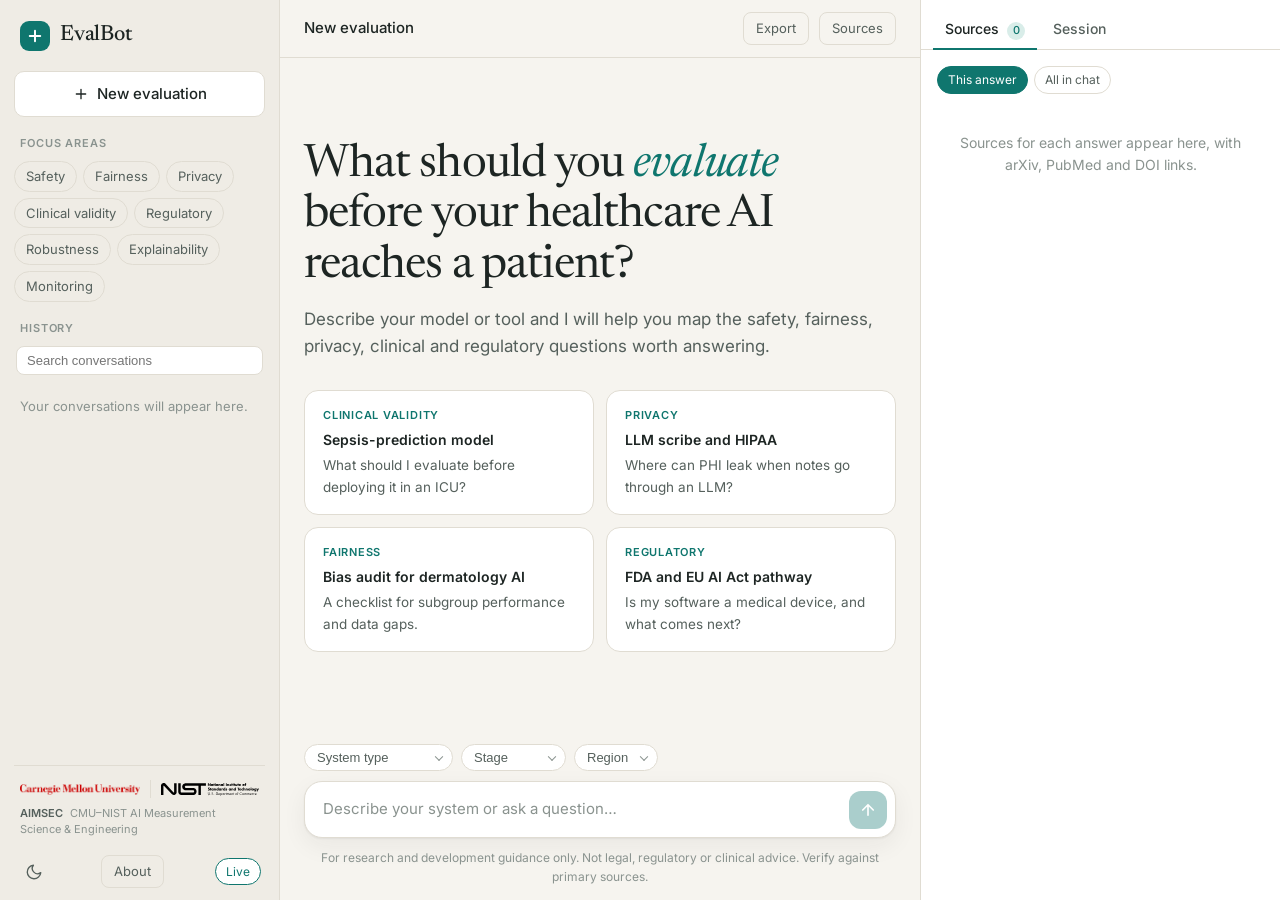
<file: index.html>
<!doctype html>
<html lang="en">
<head>
<meta charset="utf-8">
<meta name="viewport" content="width=device-width, initial-scale=1">
<title>EvalBot · Healthcare AI Evaluation Assistant</title>
<meta name="description" content="Work out what to evaluate and consider when building healthcare AI.">
<link rel="icon" href="data:image/svg+xml,%3Csvg xmlns='http://www.w3.org/2000/svg' viewBox='0 0 32 32'%3E%3Crect width='32' height='32' rx='8' fill='%230f766e'/%3E%3Cpath d='M16 7v18M7 16h18' stroke='white' stroke-width='3.5' stroke-linecap='round'/%3E%3C/svg%3E">
<link rel="preconnect" href="https://fonts.googleapis.com">
<link rel="preconnect" href="https://fonts.gstatic.com" crossorigin>
<link href="https://fonts.googleapis.com/css2?family=Inter:wght@400;500;600&family=Newsreader:opsz,wght@6..72,400;6..72,500&display=swap" rel="stylesheet">
<link rel="stylesheet" href="styles.css">
</head>
<body>
<div class="app" id="app">
  <aside class="sidebar" id="sidebar" aria-label="Conversations">
    <div class="brand">
      <span class="logo" aria-hidden="true"><svg viewBox="0 0 24 24" width="18" height="18"><path d="M12 5v14M5 12h14" stroke="currentColor" stroke-width="2.6" stroke-linecap="round"/></svg></span>
      <span class="brand-name">EvalBot</span>
    </div>
    <button class="btn-new" id="newChat">
      <svg viewBox="0 0 24 24" width="16" height="16" fill="none" stroke="currentColor" stroke-width="2" stroke-linecap="round"><path d="M12 5v14M5 12h14"/></svg>
      New evaluation
    </button>

    <div class="side-section">
      <h2 class="side-title">Focus areas</h2>
      <div class="domains" id="domains"></div>
    </div>

    <div class="side-section grow">
      <h2 class="side-title">History</h2>
      <input class="hist-search" id="histSearch" type="search" placeholder="Search conversations" aria-label="Search conversations">
      <nav class="history" id="history"></nav>
    </div>

    <div class="cobrand">
      <div class="logos">
        <img class="logo-cmu logo-on-light" src="assets/cmu-wordmark.png" alt="Carnegie Mellon University">
        <img class="logo-cmu logo-on-dark" src="assets/cmu-wordmark-white.png" alt="Carnegie Mellon University">
        <span class="sep" aria-hidden="true"></span>
        <img class="logo-nist logo-on-light" src="assets/nist-logo.svg" alt="National Institute of Standards and Technology">
        <img class="logo-nist logo-on-dark" src="assets/nist-logo-white.svg" alt="National Institute of Standards and Technology">
      </div>
      <p><b>AIMSEC</b> CMU&ndash;NIST AI Measurement Science &amp; Engineering</p>
    </div>

    <div class="side-foot">
      <button class="icon-btn" id="themeToggle" aria-label="Toggle theme" title="Toggle theme">
        <svg viewBox="0 0 24 24" width="18" height="18" fill="none" stroke="currentColor" stroke-width="1.8" stroke-linecap="round" stroke-linejoin="round"><path d="M21 12.8A9 9 0 1 1 11.2 3a7 7 0 0 0 9.8 9.8z"/></svg>
      </button>
      <button class="btn-ghost" id="aboutBtn" aria-haspopup="dialog">About</button>
      <span class="mode-badge" id="modeBadge">Demo mode</span>
    </div>
  </aside>
  <div class="scrim" id="scrim"></div>

  <main class="main">
    <header class="topbar">
      <button class="icon-btn menu-btn" id="menuBtn" aria-label="Open menu">
        <svg viewBox="0 0 24 24" width="20" height="20" fill="none" stroke="currentColor" stroke-width="1.8" stroke-linecap="round"><path d="M4 7h16M4 12h16M4 17h16"/></svg>
      </button>
      <h1 class="topbar-title" id="chatTitle">New evaluation</h1>
      <button class="btn-ghost" id="exportChat">Export</button>
      <button class="btn-ghost" id="panelToggle" aria-expanded="true" aria-controls="rightPanel">Sources</button>
    </header>

    <section class="thread" id="thread" aria-live="polite" aria-label="Conversation"></section>

    <footer class="composer-wrap">
      <div class="context-row" id="contextRow"></div>
      <form class="composer" id="composer">
        <textarea id="input" rows="1" placeholder="Describe your system or ask a question…" aria-label="Message"></textarea>
        <button class="send" id="send" type="submit" aria-label="Send">
          <svg viewBox="0 0 24 24" width="18" height="18" fill="none" stroke="currentColor" stroke-width="2.2" stroke-linecap="round" stroke-linejoin="round"><path d="M12 19V5M5 12l7-7 7 7"/></svg>
        </button>
      </form>
      <p class="disclaimer">For research and development guidance only. Not legal, regulatory or clinical advice. Verify against primary sources.</p>
    </footer>
  </main>

  <aside class="rpanel" id="rightPanel" aria-label="Sources and session">
    <div class="rp-tabs" role="tablist">
      <button role="tab" id="tabSources" aria-selected="true" aria-controls="paneSources">Sources <span class="count" id="srcCount">0</span></button>
      <button role="tab" id="tabSession" aria-selected="false" aria-controls="paneSession">Session</button>
      <button class="icon-btn rp-close" id="panelClose" aria-label="Close panel">&times;</button>
    </div>
    <div class="rp-body" id="paneSources" role="tabpanel"></div>
    <div class="rp-body" id="paneSession" role="tabpanel" hidden></div>
  </aside>
</div>

<dialog class="about" id="about" aria-labelledby="aboutTitle">
  <form method="dialog" class="about-close"><button aria-label="Close about">&times;</button></form>
  <div class="logos about-logos">
    <img class="logo-cmu logo-on-light" src="assets/cmu-wordmark.png" alt="Carnegie Mellon University">
    <img class="logo-cmu logo-on-dark" src="assets/cmu-wordmark-white.png" alt="Carnegie Mellon University">
    <span class="sep" aria-hidden="true"></span>
    <img class="logo-nist logo-on-light" src="assets/nist-logo.svg" alt="National Institute of Standards and Technology">
    <img class="logo-nist logo-on-dark" src="assets/nist-logo-white.svg" alt="National Institute of Standards and Technology">
  </div>
  <h2 id="aboutTitle">MARS &ndash; Healthcare</h2>
  <p class="lede">An assistant that helps researchers and developers work out what to evaluate, and what to take into account, when building healthcare AI.</p>

  <h3>About MARS</h3>
  <p><b>MARS</b> is the <b>Model-Agnostic Rigorous Sandbox</b>, an open-source testing and evaluation environment for AI system measurement from the CMU&ndash;NIST AI Measurement Science &amp; Engineering Cooperative Research Center (AIMSEC). It splits an evaluation into three modular parts: a <b>Corpus</b> of test cases, a <b>Workflow</b> that runs the system under test, and an <b>Umpire</b> that assesses the outputs. This project brings that measurement-first approach to healthcare AI.</p>

  <h3>Team</h3>
  <ul class="people">
    <li><b>Holly Wiberg</b></li>
    <li><b>Rema Padman</b></li>
  </ul>

  <a class="btn-link" href="https://www.cmu.edu/aimsec/news-and-events/blog-introducing-mars.html" target="_blank" rel="noopener noreferrer">Read &ldquo;Introducing MARS&rdquo; on the AIMSEC blog &nearr;</a>

  <p class="fine">This interface currently runs on demo answers unless a back end is connected. It offers research and development guidance only, not legal, regulatory or clinical advice.</p>
</dialog>
<script>
  // GitHub Pages -> the Cloud Run API (infra/terraform). Served by the backend itself (Cloud Run root or the
  // local monolith on :8080) -> same origin. Opened as a file or via `python3 -m http.server 8000` -> local API.
  window.EVALBOT_CONFIG = {
    API_URL: location.hostname.endsWith("github.io")
      ? "https://mars-healthcare-1090348660831.us-central1.run.app/api/chat"
      : (location.protocol === "file:" || location.port === "8000")
        ? "http://localhost:8080/api/chat"
        : "/api/chat"
  };
</script>
<script src="api.js"></script>
<script src="app.js"></script>
</body>
</html>
</file>
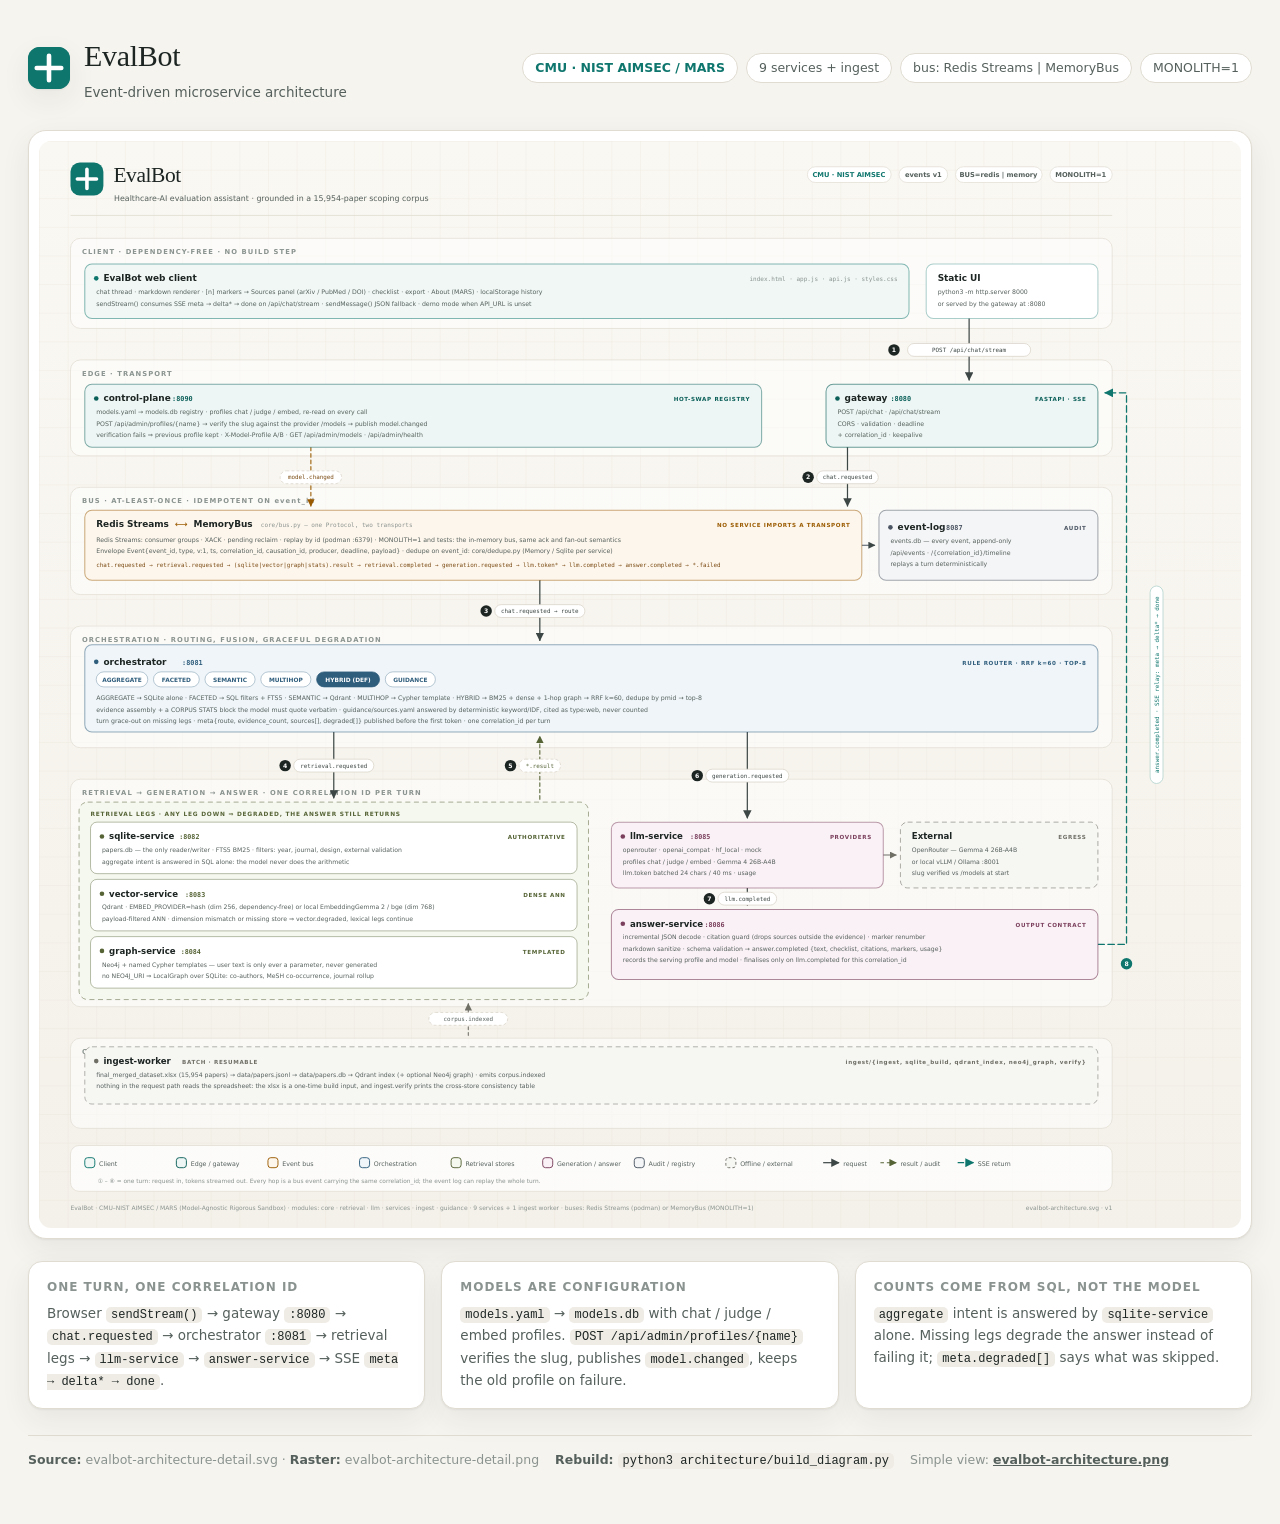
<file: architecture/evalbot-architecture-detail.html>
<!doctype html>
<html lang="en">
<head>
<meta charset="utf-8">
<meta name="viewport" content="width=device-width, initial-scale=1">
<title>EvalBot — architecture (detail)</title>
<meta name="description" content="EvalBot architecture — Every service, port and event, one correlation id per turn.">
<link rel="icon" href="data:image/svg+xml,%3Csvg xmlns='http://www.w3.org/2000/svg' viewBox='0 0 32 32'%3E%3Crect width='32' height='32' rx='8' fill='%230f766e'/%3E%3Cpath d='M16 7v18M7 16h18' stroke='white' stroke-width='3.5' stroke-linecap='round'/%3E%3C/svg%3E">
<style>
  :root {
    --bg:#f6f4ef; --surface:#fff; --surface-2:#efece5; --ink:#1d2523; --ink-2:#55605c;
    --ink-3:#8a938f; --line:#e0dcd2; --accent:#0f766e;
    --shadow:0 1px 2px rgba(29,37,35,.06), 0 10px 30px rgba(29,37,35,.07);
    --sans:"Inter",system-ui,-apple-system,"Segoe UI",Roboto,sans-serif;
    --serif:"Newsreader",Georgia,"Times New Roman",serif;
  }
  * { box-sizing:border-box; }
  body { margin:0; background:var(--bg); color:var(--ink); font:15px/1.6 var(--sans); -webkit-font-smoothing:antialiased; }
  .wrap { max-width:1720px; margin:0 auto; padding:32px 28px 56px; }
  header.top { display:flex; align-items:center; gap:14px; flex-wrap:wrap; }
  .mark { width:42px; height:42px; border-radius:12px; background:var(--accent); display:grid; place-items:center; box-shadow:var(--shadow); }
  .word { font-family:var(--serif); font-size:30px; font-weight:500; letter-spacing:-.01em; }
  .sub { color:var(--ink-2); font-size:13.5px; margin:2px 0 0; }
  .chips { margin-left:auto; display:flex; gap:8px; flex-wrap:wrap; }
  .chip { border:1px solid var(--line); background:var(--surface); border-radius:999px; padding:4px 12px;
           font-size:12.5px; color:var(--ink-2); white-space:nowrap; }
  .chip b { color:var(--accent); font-weight:600; }
  .board { margin:26px 0 0; background:var(--surface); border:1px solid var(--line); border-radius:18px;
            box-shadow:var(--shadow); padding:10px; overflow:auto; }
  .board svg { display:block; width:100%; height:auto; border-radius:12px; min-width:900px; }
  .board .only-dark { display:none; }
  .cards { display:grid; grid-template-columns:repeat(auto-fit,minmax(300px,1fr)); gap:16px; margin-top:22px; }
  .card { background:var(--surface); border:1px solid var(--line); border-radius:14px; padding:16px 18px; box-shadow:var(--shadow); }
  .card h3 { margin:0 0 6px; font-size:12px; text-transform:uppercase; letter-spacing:.08em; color:var(--ink-3); font-weight:600; }
  .card p { margin:0; font-size:13.5px; color:var(--ink-2); }
  .card code, footer code { font-family:ui-monospace,"SF Mono",Menlo,monospace; font-size:12px;
                background:var(--surface-2); border-radius:5px; padding:1px 5px; color:var(--ink); }
  footer.foot { margin-top:26px; display:flex; gap:16px; flex-wrap:wrap; align-items:baseline;
                 border-top:1px solid var(--line); padding-top:14px; font-size:12.5px; color:var(--ink-3); }
  footer.foot b, footer a { color:var(--ink-2); font-weight:600; }
  a { color:var(--accent); }
  @media (prefers-color-scheme:dark) {
    :root { --bg:#121816; --surface:#1a2220; --surface-2:#222c29; --ink:#e8ece9; --ink-2:#a3aeaa;
             --ink-3:#6f7a76; --line:#2b3633; --accent:#34b3a4;
             --shadow:0 1px 2px rgba(0,0,0,.3), 0 10px 30px rgba(0,0,0,.25); }
    .board .only-light { display:none; }
    .board .only-dark { display:block; }
  }
</style>
</head>
<body>
<div class="wrap">
  <header class="top">
    <span class="mark" aria-hidden="true">
      <svg viewBox="0 0 64 64" width="42" height="42"><rect width="64" height="64" rx="18" fill="#0f766e"/>
        <path d="M13.3 32H50.7M32 13.3v37.4" stroke="#fff" stroke-width="7" stroke-linecap="round"/></svg>
    </span>
    <div>
      <div class="word">EvalBot</div>
      <p class="sub">Event-driven microservice architecture</p>
    </div>
    <div class="chips"><span class="chip"><b>CMU · NIST AIMSEC / MARS</b></span><span class="chip">9 services + ingest</span><span class="chip">bus: Redis Streams | MemoryBus</span><span class="chip">MONOLITH=1</span></div>
  </header>

  <figure class="board" role="img" aria-label="EvalBot architecture diagram">
<div class="only-light"><svg xmlns="http://www.w3.org/2000/svg" viewBox="0 0 1680 1520" role="img" aria-label="EvalBot architecture: event-driven healthcare-AI evaluation assistant">
  <title>EvalBot — event-driven microservice architecture</title>
  <desc>Browser client over SSE to a FastAPI gateway, an at-least-once event bus, an intent-routing orchestrator fanning out to SQLite, Qdrant and graph retrieval legs, then a streaming LLM service and a citation-guarding answer service, with an append-only event log, a hot-swap model registry, and an offline corpus build.</desc>

  <defs>
    <linearGradient id="paper" x1="0" y1="0" x2="0" y2="1">
      <stop offset="0" stop-color="#faf8f3"/>
      <stop offset="1" stop-color="#f4f1ea"/>
    </linearGradient>
    <pattern id="grid" width="40" height="40" patternUnits="userSpaceOnUse">
      <path d="M 40 0 L 0 0 0 40" fill="none" stroke="#e6e1d6" stroke-width="1"/>
    </pattern>
    <marker id="ah-ink" viewBox="0 0 10 10" refX="9" refY="5" markerWidth="7" markerHeight="7" orient="auto-start-reverse">
      <path d="M 0 0 L 10 5 L 0 10 z" fill="#3c4644"/>
    </marker>
    <marker id="ah-teal" viewBox="0 0 10 10" refX="9" refY="5" markerWidth="7" markerHeight="7" orient="auto-start-reverse">
      <path d="M 0 0 L 10 5 L 0 10 z" fill="#0f766e"/>
    </marker>
    <marker id="ah-olive" viewBox="0 0 10 10" refX="9" refY="5" markerWidth="7" markerHeight="7" orient="auto-start-reverse">
      <path d="M 0 0 L 10 5 L 0 10 z" fill="#556335"/>
    </marker>
    <marker id="ah-amber" viewBox="0 0 10 10" refX="9" refY="5" markerWidth="7" markerHeight="7" orient="auto-start-reverse">
      <path d="M 0 0 L 10 5 L 0 10 z" fill="#9a5b00"/>
    </marker>
    <marker id="ah-grey" viewBox="0 0 10 10" refX="9" refY="5" markerWidth="7" markerHeight="7" orient="auto-start-reverse">
      <path d="M 0 0 L 10 5 L 0 10 z" fill="#6f6f66"/>
    </marker>
  </defs>

  <!-- ═══ background ═══ -->
  <g>
    <rect x="0" y="0" width="1680" height="1520" fill="url(#paper)"/>
    <rect x="0" y="0" width="1680" height="1520" fill="url(#grid)" opacity="0.75"/>
  </g>

  <!-- ═══ header (brand lockup) ═══ -->
  <g font-family="Inter, 'DejaVu Sans', sans-serif">
    <rect x="44" y="26" width="1456" height="72" fill="none" data-bounds="1"/>
    <rect x="44" y="30" width="46" height="46" rx="13" fill="#0f766e"/>
    <path d="M 53.6 53 H 80.4 M 67 39.6 V 66.4" stroke="#ffffff" stroke-width="5" stroke-linecap="round" fill="none"/>
    <text x="104" y="58" font-family="C059, Newsreader, 'Bitstream Charter', Georgia, serif" font-size="30" font-weight="500" letter-spacing="-0.6" fill="#1d2523">EvalBot</text>
    <text x="105" y="84" font-size="11" fill="#55605c">Healthcare-AI evaluation assistant · grounded in a 15,954-paper scoping corpus</text>
    <g>
      <rect x="1074" y="36" width="117" height="22" rx="11" fill="#ffffff" stroke="#e0dcd2" data-bounds="1"/>
      <text x="1132" y="51" font-size="9.4" font-weight="600" text-anchor="middle" fill="#0f766e">CMU · NIST AIMSEC</text>
      <rect x="1202" y="36" width="68" height="22" rx="11" fill="#ffffff" stroke="#e0dcd2" data-bounds="1"/>
      <text x="1236" y="51" font-size="9.4" font-weight="600" text-anchor="middle" fill="#55605c">events v1</text>
      <rect x="1281" y="36" width="121" height="22" rx="11" fill="#ffffff" stroke="#e0dcd2" data-bounds="1"/>
      <text x="1341" y="51" font-size="9.4" font-weight="600" text-anchor="middle" fill="#55605c">BUS=redis | memory</text>
      <rect x="1413" y="36" width="87" height="22" rx="11" fill="#ffffff" stroke="#e0dcd2" data-bounds="1"/>
      <text x="1456" y="51" font-size="9.4" font-weight="600" text-anchor="middle" fill="#55605c">MONOLITH=1</text>
    </g>
    <line x1="44" y1="104" x2="1500" y2="104" stroke="#ddd8cc" stroke-width="1"/>
  </g>
  <g font-family="Inter, 'DejaVu Sans', sans-serif" font-size="9.5" font-weight="600" letter-spacing="1.5" fill="#8a938f">
    <rect x="44" y="136" width="1456" height="126" rx="14" fill="#ffffff" fill-opacity="0.55" stroke="#e0dcd2" data-bounds="1"/>
    <text x="60" y="158" data-bounds="1">CLIENT · DEPENDENCY-FREE · NO BUILD STEP</text>

    <rect x="44" y="306" width="1456" height="134" rx="14" fill="#ffffff" fill-opacity="0.55" stroke="#e0dcd2" data-bounds="1"/>
    <text x="60" y="328" data-bounds="1">EDGE · TRANSPORT</text>

    <rect x="44" y="484" width="1456" height="150" rx="14" fill="#ffffff" fill-opacity="0.55" stroke="#e0dcd2" data-bounds="1"/>
    <text x="60" y="506" data-bounds="1">BUS · AT-LEAST-ONCE · IDEMPOTENT ON event_id</text>

    <rect x="44" y="678" width="1456" height="170" rx="14" fill="#ffffff" fill-opacity="0.55" stroke="#e0dcd2" data-bounds="1"/>
    <text x="60" y="700" data-bounds="1">ORCHESTRATION · ROUTING, FUSION, GRACEFUL DEGRADATION</text>

    <rect x="44" y="892" width="1456" height="318" rx="14" fill="#ffffff" fill-opacity="0.55" stroke="#e0dcd2" data-bounds="1"/>
    <text x="60" y="914" data-bounds="1">RETRIEVAL → GENERATION → ANSWER · ONE CORRELATION ID PER TURN</text>

    <rect x="44" y="1254" width="1456" height="126" rx="14" fill="#ffffff" fill-opacity="0.55" stroke="#e0dcd2" data-bounds="1"/>
    <text x="60" y="1276" data-bounds="1">OFFLINE · CORPUS BUILD, BATCH AND RESUMABLE</text>
  </g>

  <!-- ═══ arrows (behind the cards) ═══ -->
  <g fill="none" stroke-linecap="round">
    <line x1="1300" y1="248" x2="1300" y2="334" stroke="#3c4644" stroke-width="1.7" marker-end="url(#ah-ink)"/>
    <line x1="1130" y1="428" x2="1130" y2="510" stroke="#3c4644" stroke-width="1.7" marker-end="url(#ah-ink)"/>
    <line x1="380" y1="428" x2="380" y2="510" stroke="#9a5b00" stroke-width="1.5" stroke-dasharray="5 4" marker-end="url(#ah-amber)"/>
    <line x1="700" y1="614" x2="700" y2="698" stroke="#3c4644" stroke-width="1.7" marker-end="url(#ah-ink)"/>
    <line x1="412" y1="826" x2="412" y2="918" stroke="#3c4644" stroke-width="1.7" marker-end="url(#ah-ink)"/>
    <line x1="700" y1="920" x2="700" y2="832" stroke="#556335" stroke-width="1.5" stroke-dasharray="5 4" marker-end="url(#ah-olive)"/>
    <line x1="990" y1="826" x2="990" y2="946" stroke="#3c4644" stroke-width="1.7" marker-end="url(#ah-ink)"/>
    <line x1="990" y1="1044" x2="990" y2="1068" stroke="#3c4644" stroke-width="1.7" marker-end="url(#ah-ink)"/>
    <line x1="1180" y1="998" x2="1198" y2="998" stroke="#6f6f66" stroke-width="1.4" marker-end="url(#ah-grey)"/>
    <line x1="600" y1="1250" x2="600" y2="1206" stroke="#6f6f66" stroke-width="1.5" stroke-dasharray="4 4" marker-end="url(#ah-grey)"/>
    <path d="M 1480 1123 H 1520 V 352 H 1490" stroke="#0f766e" stroke-width="1.8" stroke-dasharray="9 5" marker-end="url(#ah-teal)"/>
    <line x1="1150" y1="565" x2="1168" y2="565" stroke="#4b5563" stroke-width="1.4" marker-end="url(#ah-ink)"/>
  </g>

  <!-- ═══ client ═══ -->
  <g font-family="Inter, 'DejaVu Sans', sans-serif">
    <rect x="64" y="172" width="1152" height="76" rx="10" fill="#f0f7f5" stroke="#0f766e" stroke-opacity="0.5" stroke-width="1.4" data-bounds="1"/>
    <circle cx="80" cy="192" r="3.2" fill="#0f766e"/>
    <text x="90" y="196" font-size="12.5" font-weight="600" fill="#1d2523">EvalBot web client</text>
    <text x="1200" y="196" font-family="'DejaVu Sans Mono', monospace" font-size="8.4" text-anchor="end" fill="#8a938f">index.html · app.js · api.js · styles.css</text>
    <text x="80" y="214" font-size="8.7" fill="#55605c">chat thread · markdown renderer · [n] markers → Sources panel (arXiv / PubMed / DOI) · checklist · export · About (MARS) · localStorage history</text>
    <text x="80" y="230" font-size="8.7" fill="#55605c">sendStream() consumes SSE meta → delta* → done on /api/chat/stream · sendMessage() JSON fallback · demo mode when API_URL is unset</text>

    <rect x="1240" y="172" width="240" height="76" rx="10" fill="#ffffff" stroke="#0f766e" stroke-opacity="0.35" stroke-width="1.4" data-bounds="1"/>
    <text x="1256" y="196" font-size="12.5" font-weight="600" fill="#1d2523">Static UI</text>
    <text x="1256" y="214" font-size="8.7" fill="#55605c">python3 -m http.server 8000</text>
    <text x="1256" y="230" font-size="8.7" fill="#55605c">or served by the gateway at :8080</text>
  </g>

  <!-- ═══ edge ═══ -->
  <g font-family="Inter, 'DejaVu Sans', sans-serif">
    <rect x="64" y="340" width="946" height="88" rx="10" fill="#edf6f4" stroke="#0b5f59" stroke-opacity="0.5" stroke-width="1.4" data-bounds="1"/>
    <circle cx="80" cy="360" r="3.2" fill="#0b5f59"/>
    <text x="90" y="364" font-size="12.5" font-weight="600" fill="#1d2523">control-plane</text>
    <text x="186" y="364" font-family="'DejaVu Sans Mono', monospace" font-size="9.6" font-weight="600" fill="#0b5f59">:8090</text>
    <text x="994" y="364" font-size="7.8" font-weight="600" letter-spacing="0.9" text-anchor="end" fill="#0b5f59">HOT-SWAP REGISTRY</text>
    <text x="80" y="382" font-size="8.7" fill="#55605c">models.yaml → models.db registry · profiles chat / judge / embed, re-read on every call</text>
    <text x="80" y="398" font-size="8.7" fill="#55605c">POST /api/admin/profiles/{name} → verify the slug against the provider /models → publish model.changed</text>
    <text x="80" y="414" font-size="8.7" fill="#55605c">verification fails ⇒ previous profile kept · X-Model-Profile A/B · GET /api/admin/models · /api/admin/health</text>

    <rect x="1100" y="340" width="380" height="88" rx="10" fill="#edf6f4" stroke="#0b5f59" stroke-opacity="0.6" stroke-width="1.4" data-bounds="1"/>
    <circle cx="1116" cy="360" r="3.2" fill="#0b5f59"/>
    <text x="1126" y="364" font-size="12.5" font-weight="600" fill="#1d2523">gateway</text>
    <text x="1190" y="364" font-family="'DejaVu Sans Mono', monospace" font-size="9.6" font-weight="600" fill="#0b5f59">:8080</text>
    <text x="1464" y="364" font-size="7.8" font-weight="600" letter-spacing="0.9" text-anchor="end" fill="#0b5f59">FASTAPI · SSE</text>
    <text x="1116" y="382" font-size="8.7" fill="#55605c">POST /api/chat · /api/chat/stream</text>
    <text x="1116" y="398" font-size="8.7" fill="#55605c">CORS · validation · deadline</text>
    <text x="1116" y="414" font-size="8.7" fill="#55605c">+ correlation_id · keepalive</text>
  </g>

  <!-- ═══ bus ═══ -->
  <g font-family="Inter, 'DejaVu Sans', sans-serif">
    <rect x="64" y="516" width="1086" height="98" rx="10" fill="#fdf6ec" stroke="#9a5b00" stroke-opacity="0.5" stroke-width="1.4" data-bounds="1"/>
    <text x="80" y="540" font-size="12.5" font-weight="600" fill="#1d2523">Redis Streams</text>
    <text x="190" y="540" font-size="12.5" fill="#9a5b00">⟷</text>
    <text x="216" y="540" font-size="12.5" font-weight="600" fill="#1d2523">MemoryBus</text>
    <text x="310" y="540" font-family="'DejaVu Sans Mono', monospace" font-size="8.4" fill="#8a938f">core/bus.py — one Protocol, two transports</text>
    <text x="1134" y="540" font-size="7.8" font-weight="600" letter-spacing="0.9" text-anchor="end" fill="#9a5b00">NO SERVICE IMPORTS A TRANSPORT</text>
    <text x="80" y="560" font-size="8.7" fill="#55605c">Redis Streams: consumer groups · XACK · pending reclaim · replay by id (podman :6379)   ·   MONOLITH=1 and tests: the in-memory bus, same ack and fan-out semantics</text>
    <text x="80" y="576" font-size="8.7" fill="#55605c">Envelope Event{event_id, type, v:1, ts, correlation_id, causation_id, producer, deadline, payload} · dedupe on event_id: core/dedupe.py (Memory / Sqlite per service)</text>
    <text x="80" y="596" font-family="'DejaVu Sans Mono', monospace" font-size="8.2" fill="#7a4a12">chat.requested → retrieval.requested → (sqlite|vector|graph|stats).result → retrieval.completed → generation.requested → llm.token* → llm.completed → answer.completed → *.failed</text>

    <rect x="1174" y="516" width="306" height="98" rx="10" fill="#f4f5f6" stroke="#4b5563" stroke-opacity="0.5" stroke-width="1.4" data-bounds="1"/>
    <circle cx="1190" cy="540" r="3.2" fill="#4b5563"/>
    <text x="1200" y="544" font-size="12.5" font-weight="600" fill="#1d2523">event-log</text>
    <text x="1262" y="544" font-family="'DejaVu Sans Mono', monospace" font-size="9.6" font-weight="600" fill="#4b5563">:8087</text>
    <text x="1464" y="544" font-size="7.8" font-weight="600" letter-spacing="0.9" text-anchor="end" fill="#4b5563">AUDIT</text>
    <text x="1190" y="562" font-size="8.7" fill="#55605c">events.db — every event, append-only</text>
    <text x="1190" y="578" font-size="8.7" fill="#55605c">/api/events · /{correlation_id}/timeline</text>
    <text x="1190" y="594" font-size="8.7" fill="#55605c">replays a turn deterministically</text>
  </g>

  <!-- ═══ orchestration ═══ -->
  <g font-family="Inter, 'DejaVu Sans', sans-serif">
    <rect x="64" y="704" width="1416" height="122" rx="10" fill="#eff5f9" stroke="#2f5d7c" stroke-opacity="0.5" stroke-width="1.4" data-bounds="1"/>
    <circle cx="80" cy="728" r="3.2" fill="#2f5d7c"/>
    <text x="90" y="732" font-size="12.5" font-weight="600" fill="#1d2523">orchestrator</text>
    <text x="200" y="732" font-family="'DejaVu Sans Mono', monospace" font-size="9.6" font-weight="600" fill="#2f5d7c">:8081</text>
    <text x="1464" y="732" font-size="7.8" font-weight="600" letter-spacing="0.9" text-anchor="end" fill="#2f5d7c">RULE ROUTER · RRF k=60 · TOP-8</text>

    <g font-size="8.2" font-weight="600">
      <rect x="80" y="742" width="72" height="21" rx="10.5" fill="#ffffff" stroke="#2f5d7c" stroke-opacity="0.45"/>
      <text x="116" y="756" text-anchor="middle" fill="#2f5d7c">AGGREGATE</text>
      <rect x="160" y="742" width="64" height="21" rx="10.5" fill="#ffffff" stroke="#2f5d7c" stroke-opacity="0.45"/>
      <text x="192" y="756" text-anchor="middle" fill="#2f5d7c">FACETED</text>
      <rect x="232" y="742" width="70" height="21" rx="10.5" fill="#ffffff" stroke="#2f5d7c" stroke-opacity="0.45"/>
      <text x="267" y="756" text-anchor="middle" fill="#2f5d7c">SEMANTIC</text>
      <rect x="310" y="742" width="70" height="21" rx="10.5" fill="#ffffff" stroke="#2f5d7c" stroke-opacity="0.45"/>
      <text x="345" y="756" text-anchor="middle" fill="#2f5d7c">MULTIHOP</text>
      <rect x="388" y="742" width="88" height="21" rx="10.5" fill="#2f5d7c" stroke="#2f5d7c"/>
      <text x="432" y="756" text-anchor="middle" fill="#ffffff">HYBRID (DEF)</text>
      <rect x="484" y="742" width="70" height="21" rx="10.5" fill="#ffffff" stroke="#2f5d7c" stroke-opacity="0.45"/>
      <text x="519" y="756" text-anchor="middle" fill="#2f5d7c">GUIDANCE</text>
    </g>

    <text x="80" y="782" font-size="8.7" fill="#55605c">AGGREGATE → SQLite alone · FACETED → SQL filters + FTS5 · SEMANTIC → Qdrant · MULTIHOP → Cypher template · HYBRID → BM25 + dense + 1-hop graph → RRF k=60, dedupe by pmid → top-8</text>
    <text x="80" y="798" font-size="8.7" fill="#55605c">evidence assembly + a CORPUS STATS block the model must quote verbatim · guidance/sources.yaml answered by deterministic keyword/IDF, cited as type:web, never counted</text>
    <text x="80" y="814" font-size="8.7" fill="#55605c">turn grace-out on missing legs · meta{route, evidence_count, sources[], degraded[]} published before the first token · one correlation_id per turn</text>
  </g>

  <!-- ═══ retrieval legs ═══ -->
  <g font-family="Inter, 'DejaVu Sans', sans-serif">
    <rect x="56" y="924" width="712" height="276" rx="12" fill="#f5f8ef" stroke="#556335" stroke-opacity="0.55" stroke-width="1.3" stroke-dasharray="7 5" data-bounds="1"/>
    <text x="72" y="944" font-size="8.2" font-weight="600" letter-spacing="1.1" fill="#556335">RETRIEVAL LEGS · ANY LEG DOWN ⇒ DEGRADED, THE ANSWER STILL RETURNS</text>

    <rect x="72" y="952" width="680" height="72" rx="9" fill="#ffffff" stroke="#556335" stroke-opacity="0.45" stroke-width="1.3" data-bounds="1"/>
    <circle cx="88" cy="972" r="3.2" fill="#556335"/>
    <text x="98" y="976" font-size="12" font-weight="600" fill="#1d2523">sqlite-service</text>
    <text x="196" y="976" font-family="'DejaVu Sans Mono', monospace" font-size="9.4" font-weight="600" fill="#556335">:8082</text>
    <text x="736" y="976" font-size="7.8" font-weight="600" letter-spacing="0.9" text-anchor="end" fill="#556335">AUTHORITATIVE</text>
    <text x="88" y="994" font-size="8.6" fill="#55605c">papers.db — the only reader/writer · FTS5 BM25 · filters: year, journal, design, external validation</text>
    <text x="88" y="1010" font-size="8.6" fill="#55605c">aggregate intent is answered in SQL alone: the model never does the arithmetic</text>

    <rect x="72" y="1032" width="680" height="72" rx="9" fill="#ffffff" stroke="#556335" stroke-opacity="0.45" stroke-width="1.3" data-bounds="1"/>
    <circle cx="88" cy="1052" r="3.2" fill="#556335"/>
    <text x="98" y="1056" font-size="12" font-weight="600" fill="#1d2523">vector-service</text>
    <text x="204" y="1056" font-family="'DejaVu Sans Mono', monospace" font-size="9.4" font-weight="600" fill="#556335">:8083</text>
    <text x="736" y="1056" font-size="7.8" font-weight="600" letter-spacing="0.9" text-anchor="end" fill="#556335">DENSE ANN</text>
    <text x="88" y="1074" font-size="8.6" fill="#55605c">Qdrant · EMBED_PROVIDER=hash (dim 256, dependency-free) or local EmbeddingGemma 2 / bge (dim 768)</text>
    <text x="88" y="1090" font-size="8.6" fill="#55605c">payload-filtered ANN · dimension mismatch or missing store ⇒ vector.degraded, lexical legs continue</text>

    <rect x="72" y="1112" width="680" height="72" rx="9" fill="#ffffff" stroke="#556335" stroke-opacity="0.45" stroke-width="1.3" data-bounds="1"/>
    <circle cx="88" cy="1132" r="3.2" fill="#556335"/>
    <text x="98" y="1136" font-size="12" font-weight="600" fill="#1d2523">graph-service</text>
    <text x="198" y="1136" font-family="'DejaVu Sans Mono', monospace" font-size="9.4" font-weight="600" fill="#556335">:8084</text>
    <text x="736" y="1136" font-size="7.8" font-weight="600" letter-spacing="0.9" text-anchor="end" fill="#556335">TEMPLATED</text>
    <text x="88" y="1154" font-size="8.6" fill="#55605c">Neo4j + named Cypher templates — user text is only ever a parameter, never generated</text>
    <text x="88" y="1170" font-size="8.6" fill="#55605c">no NEO4J_URI ⇒ LocalGraph over SQLite: co-authors, MeSH co-occurrence, journal rollup</text>
  </g>

  <!-- ═══ generation + answer ═══ -->
  <g font-family="Inter, 'DejaVu Sans', sans-serif">
    <rect x="800" y="952" width="380" height="92" rx="10" fill="#faf1f6" stroke="#7a3f5c" stroke-opacity="0.5" stroke-width="1.4" data-bounds="1"/>
    <circle cx="816" cy="972" r="3.2" fill="#7a3f5c"/>
    <text x="826" y="976" font-size="12" font-weight="600" fill="#1d2523">llm-service</text>
    <text x="910" y="976" font-family="'DejaVu Sans Mono', monospace" font-size="9.4" font-weight="600" fill="#7a3f5c">:8085</text>
    <text x="1164" y="976" font-size="7.8" font-weight="600" letter-spacing="0.9" text-anchor="end" fill="#7a3f5c">PROVIDERS</text>
    <text x="816" y="994" font-size="8.6" fill="#55605c">openrouter · openai_compat · hf_local · mock</text>
    <text x="816" y="1010" font-size="8.6" fill="#55605c">profiles chat / judge / embed · Gemma 4 26B-A4B</text>
    <text x="816" y="1026" font-size="8.6" fill="#55605c">llm.token batched 24 chars / 40 ms · usage</text>

    <rect x="1204" y="952" width="276" height="92" rx="10" fill="#f6f6f3" stroke="#6f6f66" stroke-opacity="0.6" stroke-width="1.3" stroke-dasharray="7 5" data-bounds="1"/>
    <text x="1220" y="976" font-size="12" font-weight="600" fill="#1d2523">External</text>
    <text x="1464" y="976" font-size="7.8" font-weight="600" letter-spacing="0.9" text-anchor="end" fill="#6f6f66">EGRESS</text>
    <text x="1220" y="994" font-size="8.6" fill="#55605c">OpenRouter — Gemma 4 26B-A4B</text>
    <text x="1220" y="1010" font-size="8.6" fill="#55605c">or local vLLM / Ollama :8001</text>
    <text x="1220" y="1026" font-size="8.6" fill="#55605c">slug verified vs /models at start</text>

    <rect x="800" y="1074" width="680" height="98" rx="10" fill="#faf1f6" stroke="#7a3f5c" stroke-opacity="0.6" stroke-width="1.4" data-bounds="1"/>
    <circle cx="816" cy="1094" r="3.2" fill="#7a3f5c"/>
    <text x="826" y="1098" font-size="12" font-weight="600" fill="#1d2523">answer-service</text>
    <text x="930" y="1098" font-family="'DejaVu Sans Mono', monospace" font-size="9.4" font-weight="600" fill="#7a3f5c">:8086</text>
    <text x="1464" y="1098" font-size="7.8" font-weight="600" letter-spacing="0.9" text-anchor="end" fill="#7a3f5c">OUTPUT CONTRACT</text>
    <text x="816" y="1116" font-size="8.6" fill="#55605c">incremental JSON decode · citation guard (drops sources outside the evidence) · marker renumber</text>
    <text x="816" y="1132" font-size="8.6" fill="#55605c">markdown sanitize · schema validation → answer.completed {text, checklist, citations, markers, usage}</text>
    <text x="816" y="1148" font-size="8.6" fill="#55605c">records the serving profile and model · finalises only on llm.completed for this correlation_id</text>
  </g>

  <!-- ═══ offline ═══ -->
  <g font-family="Inter, 'DejaVu Sans', sans-serif">
    <rect x="64" y="1266" width="1416" height="80" rx="10" fill="#f6f6f3" stroke="#6f6f66" stroke-opacity="0.55" stroke-width="1.3" stroke-dasharray="7 5" data-bounds="1"/>
    <circle cx="80" cy="1286" r="3.2" fill="#6f6f66"/>
    <text x="90" y="1290" font-size="12" font-weight="600" fill="#1d2523">ingest-worker</text>
    <text x="200" y="1290" font-size="7.8" font-weight="600" letter-spacing="0.9" fill="#6f6f66">BATCH · RESUMABLE</text>
    <text x="1464" y="1290" font-size="7.8" font-weight="600" letter-spacing="0.9" text-anchor="end" fill="#6f6f66">ingest/{ingest, sqlite_build, qdrant_index, neo4j_graph, verify}</text>
    <text x="80" y="1308" font-size="8.6" fill="#55605c">final_merged_dataset.xlsx (15,954 papers) → data/papers.jsonl → data/papers.db → Qdrant index (+ optional Neo4j graph) · emits corpus.indexed</text>
    <text x="80" y="1324" font-size="8.6" fill="#55605c">nothing in the request path reads the spreadsheet: the xlsx is a one-time build input, and ingest.verify prints the cross-store consistency table</text>
  </g>

  <!-- ═══ event chips + numbered round-trip badges ═══ -->
  <g font-family="'DejaVu Sans Mono', monospace" font-size="8.2" fill="#3c4644" text-anchor="middle">
    <rect x="1214" y="283" width="172" height="18" rx="9" fill="#ffffff" stroke="#d8d3c7"/>
    <text x="1300" y="295">POST /api/chat/stream</text>

    <rect x="1087" y="461" width="86" height="18" rx="9" fill="#ffffff" stroke="#d8d3c7"/>
    <text x="1130" y="473">chat.requested</text>

    <rect x="337" y="461" width="86" height="18" rx="9" fill="#ffffff" stroke="#d8d3c7" stroke-dasharray="4 3"/>
    <text x="380" y="473" fill="#7a4a12">model.changed</text>

    <rect x="637" y="648" width="126" height="18" rx="9" fill="#ffffff" stroke="#d8d3c7"/>
    <text x="700" y="660">chat.requested → route</text>

    <rect x="356" y="864" width="112" height="18" rx="9" fill="#ffffff" stroke="#d8d3c7"/>
    <text x="412" y="876">retrieval.requested</text>

    <rect x="671" y="864" width="58" height="18" rx="9" fill="#ffffff" stroke="#d8d3c7" stroke-dasharray="4 3"/>
    <text x="700" y="876" fill="#556335">*.result</text>

    <rect x="932" y="878" width="116" height="18" rx="9" fill="#ffffff" stroke="#d8d3c7"/>
    <text x="990" y="890">generation.requested</text>

    <rect x="949" y="1050" width="82" height="18" rx="9" fill="#ffffff" stroke="#d8d3c7"/>
    <text x="990" y="1062">llm.completed</text>

    <rect x="545" y="1218" width="110" height="18" rx="9" fill="#ffffff" stroke="#d8d3c7" stroke-dasharray="4 3"/>
    <text x="600" y="1230" fill="#55605c">corpus.indexed</text>
  </g>

  <g transform="translate(1562,760) rotate(-90)">
    <rect x="-138" y="-9" width="276" height="18" rx="9" fill="#ffffff" stroke="#a9cfc9"/>
    <text x="0" y="3.5" font-family="'DejaVu Sans Mono', monospace" font-size="8.2" fill="#0f766e" text-anchor="middle">answer.completed · SSE relay: meta → delta* → done</text>
  </g>

  <g font-family="Inter, 'DejaVu Sans', sans-serif" font-size="8.6" font-weight="700" text-anchor="middle">
    <circle cx="1195" cy="292" r="8" fill="#1d2523"/>
    <text x="1195" y="295" fill="#ffffff">1</text>
    <circle cx="1075" cy="470" r="8" fill="#1d2523"/>
    <text x="1075" y="473" fill="#ffffff">2</text>
    <circle cx="625" cy="657" r="8" fill="#1d2523"/>
    <text x="625" y="660" fill="#ffffff">3</text>
    <circle cx="344" cy="873" r="8" fill="#1d2523"/>
    <text x="344" y="876" fill="#ffffff">4</text>
    <circle cx="659" cy="873" r="8" fill="#1d2523"/>
    <text x="659" y="876" fill="#ffffff">5</text>
    <circle cx="920" cy="887" r="8" fill="#1d2523"/>
    <text x="920" y="890" fill="#ffffff">6</text>
    <circle cx="937" cy="1059" r="8" fill="#1d2523"/>
    <text x="937" y="1062" fill="#ffffff">7</text>
    <circle cx="1520" cy="1150" r="8" fill="#0f766e"/>
    <text x="1520" y="1153" fill="#ffffff">8</text>
  </g>

  <!-- ═══ legend ═══ -->
  <g font-family="Inter, 'DejaVu Sans', sans-serif">
    <rect x="44" y="1404" width="1456" height="64" rx="12" fill="#ffffff" fill-opacity="0.75" stroke="#e0dcd2" data-bounds="1"/>
    <g font-size="8.8" fill="#55605c">
      <rect x="64" y="1421" width="14" height="14" rx="4" fill="#f0f7f5" stroke="#0f766e" stroke-width="1.3"/>
      <text x="84" y="1432">Client</text>
      <rect x="192" y="1421" width="14" height="14" rx="4" fill="#edf6f4" stroke="#0b5f59" stroke-width="1.3"/>
      <text x="212" y="1432">Edge / gateway</text>
      <rect x="320" y="1421" width="14" height="14" rx="4" fill="#fdf6ec" stroke="#9a5b00" stroke-width="1.3"/>
      <text x="340" y="1432">Event bus</text>
      <rect x="448" y="1421" width="14" height="14" rx="4" fill="#eff5f9" stroke="#2f5d7c" stroke-width="1.3"/>
      <text x="468" y="1432">Orchestration</text>
      <rect x="576" y="1421" width="14" height="14" rx="4" fill="#f5f8ef" stroke="#556335" stroke-width="1.3"/>
      <text x="596" y="1432">Retrieval stores</text>
      <rect x="704" y="1421" width="14" height="14" rx="4" fill="#faf1f6" stroke="#7a3f5c" stroke-width="1.3"/>
      <text x="724" y="1432">Generation / answer</text>
      <rect x="832" y="1421" width="14" height="14" rx="4" fill="#f4f5f6" stroke="#4b5563" stroke-width="1.3"/>
      <text x="852" y="1432">Audit / registry</text>
      <rect x="960" y="1421" width="14" height="14" rx="4" fill="#f6f6f3" stroke="#6f6f66" stroke-width="1.3" stroke-dasharray="4 3"/>
      <text x="980" y="1432">Offline / external</text>

      <line x1="1096" y1="1428" x2="1118" y2="1428" stroke="#3c4644" stroke-width="1.7" marker-end="url(#ah-ink)"/>
      <text x="1124" y="1432">request</text>
      <line x1="1176" y1="1428" x2="1198" y2="1428" stroke="#556335" stroke-width="1.5" stroke-dasharray="5 4" marker-end="url(#ah-olive)"/>
      <text x="1204" y="1432">result / audit</text>
      <line x1="1284" y1="1428" x2="1306" y2="1428" stroke="#0f766e" stroke-width="1.8" stroke-dasharray="9 5" marker-end="url(#ah-teal)"/>
      <text x="1312" y="1432">SSE return</text>
    </g>
    <text x="82" y="1456" font-size="8.2" fill="#8a938f">① – ⑧ = one turn: request in, tokens streamed out. Every hop is a bus event carrying the same correlation_id; the event log can replay the whole turn.</text>
  </g>

  <!-- ═══ footer ═══ -->
    <rect x="36" y="1470" width="1472" height="36" fill="none" data-bounds="1"/>
  <g font-family="Inter, 'DejaVu Sans', sans-serif" font-size="8.4" fill="#8a938f">
    <text x="44" y="1494" data-bounds="1">EvalBot · CMU–NIST AIMSEC / MARS (Model-Agnostic Rigorous Sandbox) · modules: core · retrieval · llm · services · ingest · guidance · 9 services + 1 ingest worker · buses: Redis Streams (podman) or MemoryBus (MONOLITH=1)</text>
    <text x="1500" y="1494" text-anchor="end">evalbot-architecture.svg · v1</text>
  </g>
</svg>
</div>
  </figure>

    <section class="cards"><div class="card"><h3>One turn, one correlation id</h3><p>Browser <code>sendStream()</code> → gateway <code>:8080</code> → <code>chat.requested</code> → orchestrator <code>:8081</code> → retrieval legs → <code>llm-service</code> → <code>answer-service</code> → SSE <code>meta → delta* → done</code>.</p></div><div class="card"><h3>Models are configuration</h3><p><code>models.yaml</code> → <code>models.db</code> with chat / judge / embed profiles. <code>POST /api/admin/profiles/{name}</code> verifies the slug, publishes <code>model.changed</code>, keeps the old profile on failure.</p></div><div class="card"><h3>Counts come from SQL, not the model</h3><p><code>aggregate</code> intent is answered by <code>sqlite-service</code> alone. Missing legs degrade the answer instead of failing it; <code>meta.degraded[]</code> says what was skipped.</p></div></section>

  <footer class="foot">
    <span><b>Source:</b> evalbot-architecture-detail.svg · <b>Raster:</b> evalbot-architecture-detail.png</span>
    <span><b>Rebuild:</b> <code>python3 architecture/build_diagram.py</code></span>
    <span>Simple view: <a href="evalbot-architecture.html">evalbot-architecture.png</a></span>
  </footer>
</div>
</body>
</html>
</file>
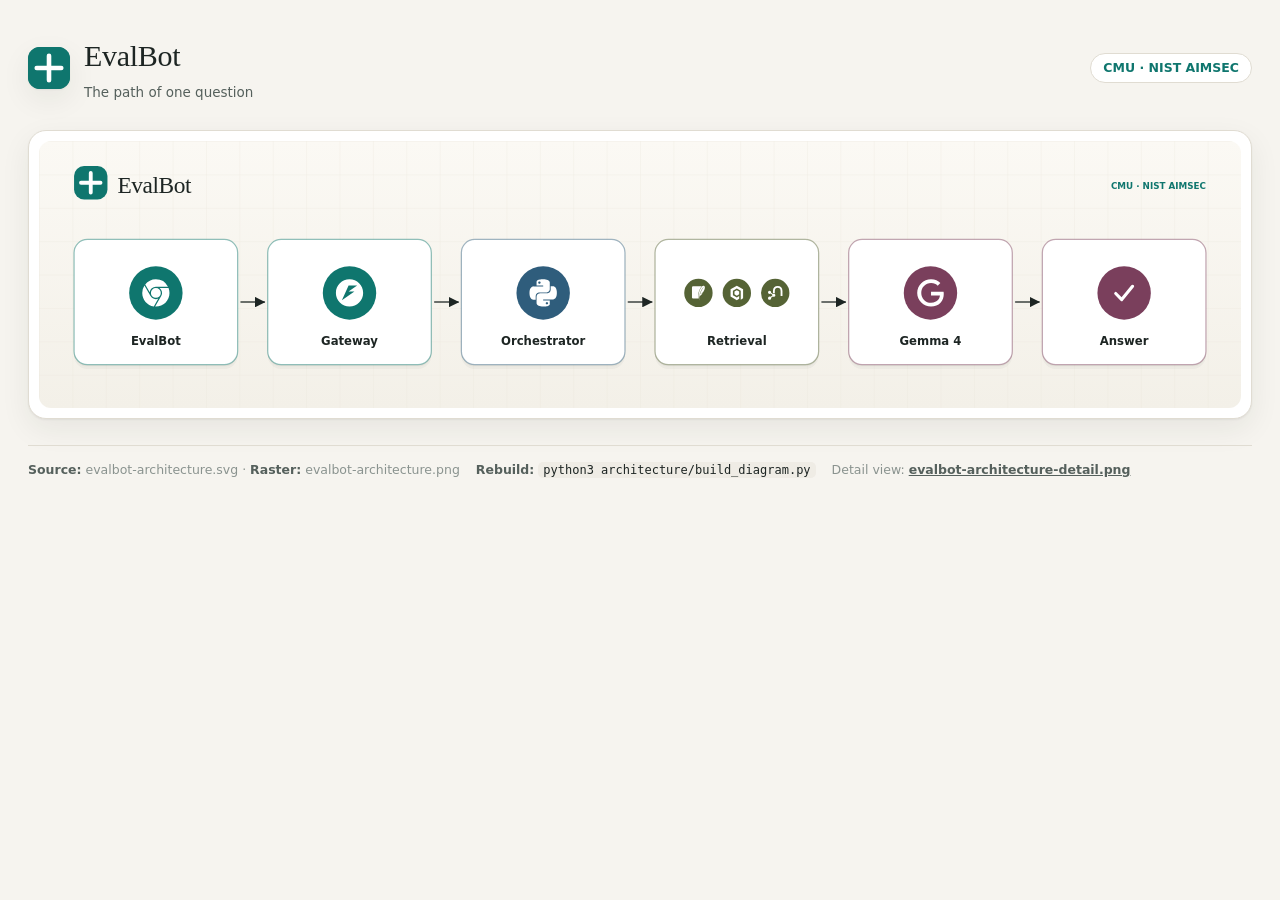
<file: architecture/evalbot-architecture.html>
<!doctype html>
<html lang="en">
<head>
<meta charset="utf-8">
<meta name="viewport" content="width=device-width, initial-scale=1">
<title>EvalBot — architecture</title>
<meta name="description" content="EvalBot architecture — Six stops, six logos.">
<link rel="icon" href="data:image/svg+xml,%3Csvg xmlns='http://www.w3.org/2000/svg' viewBox='0 0 32 32'%3E%3Crect width='32' height='32' rx='8' fill='%230f766e'/%3E%3Cpath d='M16 7v18M7 16h18' stroke='white' stroke-width='3.5' stroke-linecap='round'/%3E%3C/svg%3E">
<style>
  :root {
    --bg:#f6f4ef; --surface:#fff; --surface-2:#efece5; --ink:#1d2523; --ink-2:#55605c;
    --ink-3:#8a938f; --line:#e0dcd2; --accent:#0f766e;
    --shadow:0 1px 2px rgba(29,37,35,.06), 0 10px 30px rgba(29,37,35,.07);
    --sans:"Inter",system-ui,-apple-system,"Segoe UI",Roboto,sans-serif;
    --serif:"Newsreader",Georgia,"Times New Roman",serif;
  }
  * { box-sizing:border-box; }
  body { margin:0; background:var(--bg); color:var(--ink); font:15px/1.6 var(--sans); -webkit-font-smoothing:antialiased; }
  .wrap { max-width:1720px; margin:0 auto; padding:32px 28px 56px; }
  header.top { display:flex; align-items:center; gap:14px; flex-wrap:wrap; }
  .mark { width:42px; height:42px; border-radius:12px; background:var(--accent); display:grid; place-items:center; box-shadow:var(--shadow); }
  .word { font-family:var(--serif); font-size:30px; font-weight:500; letter-spacing:-.01em; }
  .sub { color:var(--ink-2); font-size:13.5px; margin:2px 0 0; }
  .chips { margin-left:auto; display:flex; gap:8px; flex-wrap:wrap; }
  .chip { border:1px solid var(--line); background:var(--surface); border-radius:999px; padding:4px 12px;
           font-size:12.5px; color:var(--ink-2); white-space:nowrap; }
  .chip b { color:var(--accent); font-weight:600; }
  .board { margin:26px 0 0; background:var(--surface); border:1px solid var(--line); border-radius:18px;
            box-shadow:var(--shadow); padding:10px; overflow:auto; }
  .board svg { display:block; width:100%; height:auto; border-radius:12px; min-width:900px; }
  .board .only-dark { display:none; }
  .cards { display:grid; grid-template-columns:repeat(auto-fit,minmax(300px,1fr)); gap:16px; margin-top:22px; }
  .card { background:var(--surface); border:1px solid var(--line); border-radius:14px; padding:16px 18px; box-shadow:var(--shadow); }
  .card h3 { margin:0 0 6px; font-size:12px; text-transform:uppercase; letter-spacing:.08em; color:var(--ink-3); font-weight:600; }
  .card p { margin:0; font-size:13.5px; color:var(--ink-2); }
  .card code, footer code { font-family:ui-monospace,"SF Mono",Menlo,monospace; font-size:12px;
                background:var(--surface-2); border-radius:5px; padding:1px 5px; color:var(--ink); }
  footer.foot { margin-top:26px; display:flex; gap:16px; flex-wrap:wrap; align-items:baseline;
                 border-top:1px solid var(--line); padding-top:14px; font-size:12.5px; color:var(--ink-3); }
  footer.foot b, footer a { color:var(--ink-2); font-weight:600; }
  a { color:var(--accent); }
  @media (prefers-color-scheme:dark) {
    :root { --bg:#121816; --surface:#1a2220; --surface-2:#222c29; --ink:#e8ece9; --ink-2:#a3aeaa;
             --ink-3:#6f7a76; --line:#2b3633; --accent:#34b3a4;
             --shadow:0 1px 2px rgba(0,0,0,.3), 0 10px 30px rgba(0,0,0,.25); }
    .board .only-light { display:none; }
    .board .only-dark { display:block; }
  }
</style>
</head>
<body>
<div class="wrap">
  <header class="top">
    <span class="mark" aria-hidden="true">
      <svg viewBox="0 0 64 64" width="42" height="42"><rect width="64" height="64" rx="18" fill="#0f766e"/>
        <path d="M13.3 32H50.7M32 13.3v37.4" stroke="#fff" stroke-width="7" stroke-linecap="round"/></svg>
    </span>
    <div>
      <div class="word">EvalBot</div>
      <p class="sub">The path of one question</p>
    </div>
    <div class="chips"><span class="chip"><b>CMU · NIST AIMSEC</b></span></div>
  </header>

  <figure class="board" role="img" aria-label="EvalBot architecture diagram">
<div class="only-light"><svg xmlns="http://www.w3.org/2000/svg" viewBox="0 0 1440 320" role="img" aria-label="EvalBot architecture: EvalBot, Gateway, Orchestrator, Retrieval, Gemma 4, Answer">
  <title>EvalBot — the path of one question</title>
  <desc>Browser to gateway to orchestrator to retrieval to Gemma 4 to answer.</desc>
  <defs>
    <linearGradient id="paper" x1="0" y1="0" x2="0" y2="1"><stop offset="0" stop-color="#fbf9f4"/><stop offset="1" stop-color="#f3f0e8"/></linearGradient>
    <pattern id="grid" width="40" height="40" patternUnits="userSpaceOnUse"><path d="M 40 0 L 0 0 0 40" fill="none" stroke="#e7e2d6" stroke-width="1"/></pattern>
    <marker id="ah" viewBox="0 0 10 10" refX="9" refY="5" markerWidth="7" markerHeight="7" orient="auto-start-reverse"><path d="M 0 0 L 10 5 L 0 10 z" fill="#1d2523"/></marker>
  </defs>
  <rect width="1440" height="320" fill="url(#paper)"/>
  <rect width="1440" height="320" fill="url(#grid)" opacity="0.6"/>
  <rect x="42" y="30" width="40" height="40" rx="12" fill="#0f766e"/>
  <path d="M 50.3 50 H 73.7 M 62 38.3 V 61.7" stroke="#ffffff" stroke-width="4.6" stroke-linecap="round" fill="none"/>
  <rect x="36" y="22" width="1370" height="56" fill="none" data-bounds="1"/>
  <text x="94.0" y="62.0" font-family="C059, Newsreader, 'Bitstream Charter', Georgia, serif" font-size="28" font-weight="500" fill="#1d2523" text-anchor="start" letter-spacing="-0.5">EvalBot</text>
  <text x="1398.0" y="58.0" font-family="Inter, 'DejaVu Sans', sans-serif" font-size="10.5" font-weight="600" fill="#0f766e" text-anchor="end">CMU · NIST AIMSEC</text>
  <rect x="42" y="120" width="196" height="150" rx="16" fill="#1d2523" fill-opacity="0.05"/>
  <rect x="42" y="123" width="196" height="150" rx="16" fill="#1d2523" fill-opacity="0.035"/>
  <rect x="42" y="118" width="196" height="150" rx="16" fill="#ffffff" stroke="#0f766e" stroke-opacity="0.45" stroke-width="1.5" data-bounds="1"/>
  <circle cx="140.0" cy="182.0" r="32.0" fill="#0f766e"/>
  <g transform="translate(123.68,165.68) scale(1.3600)"><path d="M12 0C8.21 0 4.831 1.757 2.632 4.501l3.953 6.848A5.454 5.454 0 0 1 12 6.545h10.691A12 12 0 0 0 12 0zM1.931 5.47A11.943 11.943 0 0 0 0 12c0 6.012 4.42 10.991 10.189 11.864l3.953-6.847a5.45 5.45 0 0 1-6.865-2.29zm13.342 2.166a5.446 5.446 0 0 1 1.45 7.09l.002.001h-.002l-5.344 9.257c.206.01.413.016.621.016 6.627 0 12-5.373 12-12 0-1.54-.29-3.011-.818-4.364zM12 16.364a4.364 4.364 0 1 1 0-8.728 4.364 4.364 0 0 1 0 8.728Z" fill="#ffffff"/></g>
  <text x="140.0" y="244.0" font-family="Inter, 'DejaVu Sans', sans-serif" font-size="14" font-weight="600" fill="#1d2523" text-anchor="middle">EvalBot</text>
  <line x1="242" y1="193" x2="270" y2="193" stroke="#1d2523" stroke-width="1.8" stroke-linecap="round" stroke-opacity="0.85" marker-end="url(#ah)"/>
  <rect x="274" y="120" width="196" height="150" rx="16" fill="#1d2523" fill-opacity="0.05"/>
  <rect x="274" y="123" width="196" height="150" rx="16" fill="#1d2523" fill-opacity="0.035"/>
  <rect x="274" y="118" width="196" height="150" rx="16" fill="#ffffff" stroke="#0f766e" stroke-opacity="0.45" stroke-width="1.5" data-bounds="1"/>
  <circle cx="372.0" cy="182.0" r="32.0" fill="#0f766e"/>
  <g transform="translate(355.68,165.68) scale(1.3600)"><path d="M12 .0387C5.3729.0384.0003 5.3931 0 11.9988c-.001 6.6066 5.372 11.9628 12 11.9625 6.628.0003 12.001-5.3559 12-11.9625-.0003-6.6057-5.3729-11.9604-12-11.96m-.829 5.4153h7.55l-7.5805 5.3284h5.1828L5.279 18.5436q2.9466-6.5444 5.892-13.0896" fill="#ffffff"/></g>
  <text x="372.0" y="244.0" font-family="Inter, 'DejaVu Sans', sans-serif" font-size="14" font-weight="600" fill="#1d2523" text-anchor="middle">Gateway</text>
  <line x1="474" y1="193" x2="502" y2="193" stroke="#1d2523" stroke-width="1.8" stroke-linecap="round" stroke-opacity="0.85" marker-end="url(#ah)"/>
  <rect x="506" y="120" width="196" height="150" rx="16" fill="#1d2523" fill-opacity="0.05"/>
  <rect x="506" y="123" width="196" height="150" rx="16" fill="#1d2523" fill-opacity="0.035"/>
  <rect x="506" y="118" width="196" height="150" rx="16" fill="#ffffff" stroke="#2f5d7c" stroke-opacity="0.45" stroke-width="1.5" data-bounds="1"/>
  <circle cx="604.0" cy="182.0" r="32.0" fill="#2f5d7c"/>
  <g transform="translate(587.68,165.68) scale(1.3600)"><path d="M14.25.18l.9.2.73.26.59.3.45.32.34.34.25.34.16.33.1.3.04.26.02.2-.01.13V8.5l-.05.63-.13.55-.21.46-.26.38-.3.31-.33.25-.35.19-.35.14-.33.1-.3.07-.26.04-.21.02H8.77l-.69.05-.59.14-.5.22-.41.27-.33.32-.27.35-.2.36-.15.37-.1.35-.07.32-.04.27-.02.21v3.06H3.17l-.21-.03-.28-.07-.32-.12-.35-.18-.36-.26-.36-.36-.35-.46-.32-.59-.28-.73-.21-.88-.14-1.05-.05-1.23.06-1.22.16-1.04.24-.87.32-.71.36-.57.4-.44.42-.33.42-.24.4-.16.36-.1.32-.05.24-.01h.16l.06.01h8.16v-.83H6.18l-.01-2.75-.02-.37.05-.34.11-.31.17-.28.25-.26.31-.23.38-.2.44-.18.51-.15.58-.12.64-.1.71-.06.77-.04.84-.02 1.27.05zm-6.3 1.98l-.23.33-.08.41.08.41.23.34.33.22.41.09.41-.09.33-.22.23-.34.08-.41-.08-.41-.23-.33-.33-.22-.41-.09-.41.09zm13.09 3.95l.28.06.32.12.35.18.36.27.36.35.35.47.32.59.28.73.21.88.14 1.04.05 1.23-.06 1.23-.16 1.04-.24.86-.32.71-.36.57-.4.45-.42.33-.42.24-.4.16-.36.09-.32.05-.24.02-.16-.01h-8.22v.82h5.84l.01 2.76.02.36-.05.34-.11.31-.17.29-.25.25-.31.24-.38.2-.44.17-.51.15-.58.13-.64.09-.71.07-.77.04-.84.01-1.27-.04-1.07-.14-.9-.2-.73-.25-.59-.3-.45-.33-.34-.34-.25-.34-.16-.33-.1-.3-.04-.25-.02-.2.01-.13v-5.34l.05-.64.13-.54.21-.46.26-.38.3-.32.33-.24.35-.2.35-.14.33-.1.3-.06.26-.04.21-.02.13-.01h5.84l.69-.05.59-.14.5-.21.41-.28.33-.32.27-.35.2-.36.15-.36.1-.35.07-.32.04-.28.02-.21V6.07h2.09l.14.01zm-6.47 14.25l-.23.33-.08.41.08.41.23.33.33.23.41.08.41-.08.33-.23.23-.33.08-.41-.08-.41-.23-.33-.33-.23-.41-.08-.41.08z" fill="#ffffff"/></g>
  <text x="604.0" y="244.0" font-family="Inter, 'DejaVu Sans', sans-serif" font-size="14" font-weight="600" fill="#1d2523" text-anchor="middle">Orchestrator</text>
  <line x1="706" y1="193" x2="734" y2="193" stroke="#1d2523" stroke-width="1.8" stroke-linecap="round" stroke-opacity="0.85" marker-end="url(#ah)"/>
  <rect x="738" y="120" width="196" height="150" rx="16" fill="#1d2523" fill-opacity="0.05"/>
  <rect x="738" y="123" width="196" height="150" rx="16" fill="#1d2523" fill-opacity="0.035"/>
  <rect x="738" y="118" width="196" height="150" rx="16" fill="#ffffff" stroke="#556335" stroke-opacity="0.45" stroke-width="1.5" data-bounds="1"/>
  <circle cx="790.0" cy="182.0" r="17.0" fill="#556335"/>
  <g transform="translate(781.33,173.33) scale(0.7225)"><path d="M21.678.521c-1.032-.92-2.28-.55-3.513.544a8.71 8.71 0 0 0-.547.535c-2.109 2.237-4.066 6.38-4.674 9.544.237.48.422 1.093.544 1.561a13.044 13.044 0 0 1 .164.703s-.019-.071-.096-.296l-.05-.146a1.689 1.689 0 0 0-.033-.08c-.138-.32-.518-.995-.686-1.289-.143.423-.27.818-.376 1.176.484.884.778 2.4.778 2.4s-.025-.099-.147-.442c-.107-.303-.644-1.244-.772-1.464-.217.804-.304 1.346-.226 1.478.152.256.296.698.422 1.186.286 1.1.485 2.44.485 2.44l.017.224a22.41 22.41 0 0 0 .056 2.748c.095 1.146.273 2.13.5 2.657l.155-.084c-.334-1.038-.47-2.399-.41-3.967.09-2.398.642-5.29 1.661-8.304 1.723-4.55 4.113-8.201 6.3-9.945-1.993 1.8-4.692 7.63-5.5 9.788-.904 2.416-1.545 4.684-1.931 6.857.666-2.037 2.821-2.912 2.821-2.912s1.057-1.304 2.292-3.166c-.74.169-1.955.458-2.362.629-.6.251-.762.337-.762.337s1.945-1.184 3.613-1.72C21.695 7.9 24.195 2.767 21.678.521m-18.573.543A1.842 1.842 0 0 0 1.27 2.9v16.608a1.84 1.84 0 0 0 1.835 1.834h9.418a22.953 22.953 0 0 1-.052-2.707c-.006-.062-.011-.141-.016-.2a27.01 27.01 0 0 0-.473-2.378c-.121-.47-.275-.898-.369-1.057-.116-.197-.098-.31-.097-.432 0-.12.015-.245.037-.386a9.98 9.98 0 0 1 .234-1.045l.217-.028c-.017-.035-.014-.065-.031-.097l-.041-.381a32.8 32.8 0 0 1 .382-1.194l.2-.019c-.008-.016-.01-.038-.018-.053l-.043-.316c.63-3.28 2.587-7.443 4.8-9.791.066-.069.133-.128.198-.194Z" fill="#ffffff"/></g>
  <circle cx="836.0" cy="182.0" r="17.0" fill="#556335"/>
  <g transform="translate(827.33,173.33) scale(0.7225)"><path d="m12 16.5 3.897-2.25v-4.5L12 7.5 8.103 9.75v4.5zM1.607 18 12 24l3.897-2.25v-4.5L12 19.5l-6.495-3.75v-7.5L12 4.5l6.495 3.75v15L22.393 21V6L12 0 1.607 6Z" fill="#ffffff"/></g>
  <circle cx="882.0" cy="182.0" r="17.0" fill="#556335"/>
  <g transform="translate(873.33,173.33) scale(0.7225)"><path d="M9.629 13.227c-.593 0-1.139.2-1.58.533l-2.892-1.976a2.61 2.61 0 0 0 .101-.711 2.633 2.633 0 0 0-2.629-2.629A2.632 2.632 0 0 0 0 11.073a2.632 2.632 0 0 0 2.629 2.629c.593 0 1.139-.2 1.579-.533L7.1 15.145c-.063.226-.1.465-.1.711 0 .247.037.484.1.711l-2.892 1.976a2.608 2.608 0 0 0-1.579-.533A2.632 2.632 0 0 0 0 20.639a2.632 2.632 0 0 0 2.629 2.629 2.632 2.632 0 0 0 2.629-2.629c0-.247-.037-.485-.101-.711l2.892-1.976c.441.333.987.533 1.58.533a2.633 2.633 0 0 0 2.629-2.629c0-1.45-1.18-2.629-2.629-2.629ZM16.112.732c-4.72 0-7.888 2.748-7.888 8.082v3.802a3.525 3.525 0 0 1 3.071.008v-3.81c0-3.459 1.907-5.237 4.817-5.237s4.817 1.778 4.817 5.237v8.309H24V8.814C24 3.448 20.832.732 16.112.732Z" fill="#ffffff"/></g>
  <text x="836.0" y="244.0" font-family="Inter, 'DejaVu Sans', sans-serif" font-size="14" font-weight="600" fill="#1d2523" text-anchor="middle">Retrieval</text>
  <line x1="938" y1="193" x2="966" y2="193" stroke="#1d2523" stroke-width="1.8" stroke-linecap="round" stroke-opacity="0.85" marker-end="url(#ah)"/>
  <rect x="970" y="120" width="196" height="150" rx="16" fill="#1d2523" fill-opacity="0.05"/>
  <rect x="970" y="123" width="196" height="150" rx="16" fill="#1d2523" fill-opacity="0.035"/>
  <rect x="970" y="118" width="196" height="150" rx="16" fill="#ffffff" stroke="#7a3f5c" stroke-opacity="0.45" stroke-width="1.5" data-bounds="1"/>
  <circle cx="1068.0" cy="182.0" r="32.0" fill="#7a3f5c"/>
  <g transform="translate(1051.68,165.68) scale(1.3600)"><path d="M12.48 10.92v3.28h7.84c-.24 1.84-.853 3.187-1.787 4.133-1.147 1.147-2.933 2.4-6.053 2.4-4.827 0-8.6-3.893-8.6-8.72s3.773-8.72 8.6-8.72c2.6 0 4.507 1.027 5.907 2.347l2.307-2.307C18.747 1.44 16.133 0 12.48 0 5.867 0 .307 5.387.307 12s5.56 12 12.173 12c3.573 0 6.267-1.173 8.373-3.36 2.16-2.16 2.84-5.213 2.84-7.667 0-.76-.053-1.467-.173-2.053H12.48z" fill="#ffffff"/></g>
  <text x="1068.0" y="244.0" font-family="Inter, 'DejaVu Sans', sans-serif" font-size="14" font-weight="600" fill="#1d2523" text-anchor="middle">Gemma 4</text>
  <line x1="1170" y1="193" x2="1198" y2="193" stroke="#1d2523" stroke-width="1.8" stroke-linecap="round" stroke-opacity="0.85" marker-end="url(#ah)"/>
  <rect x="1202" y="120" width="196" height="150" rx="16" fill="#1d2523" fill-opacity="0.05"/>
  <rect x="1202" y="123" width="196" height="150" rx="16" fill="#1d2523" fill-opacity="0.035"/>
  <rect x="1202" y="118" width="196" height="150" rx="16" fill="#ffffff" stroke="#7a3f5c" stroke-opacity="0.45" stroke-width="1.5" data-bounds="1"/>
  <circle cx="1300.0" cy="182.0" r="32.0" fill="#7a3f5c"/>
  <g transform="translate(1282.72,164.72) scale(1.4400)"><path d="M 5 12.5 L 10 17.5 L 19 6.5" fill="none" stroke="#ffffff" stroke-width="2.6" stroke-linecap="round" stroke-linejoin="round"/></g>
  <text x="1300.0" y="244.0" font-family="Inter, 'DejaVu Sans', sans-serif" font-size="14" font-weight="600" fill="#1d2523" text-anchor="middle">Answer</text>
</svg>
</div><div class="only-dark"><svg xmlns="http://www.w3.org/2000/svg" viewBox="0 0 1440 320" role="img" aria-label="EvalBot architecture: EvalBot, Gateway, Orchestrator, Retrieval, Gemma 4, Answer">
  <title>EvalBot — the path of one question</title>
  <desc>Browser to gateway to orchestrator to retrieval to Gemma 4 to answer.</desc>
  <defs>
    <linearGradient id="paper" x1="0" y1="0" x2="0" y2="1"><stop offset="0" stop-color="#151d1b"/><stop offset="1" stop-color="#0e1413"/></linearGradient>
    <pattern id="grid" width="40" height="40" patternUnits="userSpaceOnUse"><path d="M 40 0 L 0 0 0 40" fill="none" stroke="#222d2a" stroke-width="1"/></pattern>
    <marker id="ah" viewBox="0 0 10 10" refX="9" refY="5" markerWidth="7" markerHeight="7" orient="auto-start-reverse"><path d="M 0 0 L 10 5 L 0 10 z" fill="#e9edea"/></marker>
  </defs>
  <rect width="1440" height="320" fill="url(#paper)"/>
  <rect width="1440" height="320" fill="url(#grid)" opacity="0.6"/>
  <rect x="42" y="30" width="40" height="40" rx="12" fill="#34b3a4"/>
  <path d="M 50.3 50 H 73.7 M 62 38.3 V 61.7" stroke="#ffffff" stroke-width="4.6" stroke-linecap="round" fill="none"/>
  <rect x="36" y="22" width="1370" height="56" fill="none" data-bounds="1"/>
  <text x="94.0" y="62.0" font-family="C059, Newsreader, 'Bitstream Charter', Georgia, serif" font-size="28" font-weight="500" fill="#f2f5f3" text-anchor="start" letter-spacing="-0.5">EvalBot</text>
  <text x="1398.0" y="58.0" font-family="Inter, 'DejaVu Sans', sans-serif" font-size="10.5" font-weight="600" fill="#34b3a4" text-anchor="end">CMU · NIST AIMSEC</text>
  <rect x="42" y="120" width="196" height="150" rx="16" fill="#000000" fill-opacity="0.45"/>
  <rect x="42" y="123" width="196" height="150" rx="16" fill="#000000" fill-opacity="0.3"/>
  <rect x="42" y="118" width="196" height="150" rx="16" fill="#1b2422" stroke="#34b3a4" stroke-opacity="0.45" stroke-width="1.5" data-bounds="1"/>
  <circle cx="140.0" cy="182.0" r="32.0" fill="#34b3a4"/>
  <g transform="translate(123.68,165.68) scale(1.3600)"><path d="M12 0C8.21 0 4.831 1.757 2.632 4.501l3.953 6.848A5.454 5.454 0 0 1 12 6.545h10.691A12 12 0 0 0 12 0zM1.931 5.47A11.943 11.943 0 0 0 0 12c0 6.012 4.42 10.991 10.189 11.864l3.953-6.847a5.45 5.45 0 0 1-6.865-2.29zm13.342 2.166a5.446 5.446 0 0 1 1.45 7.09l.002.001h-.002l-5.344 9.257c.206.01.413.016.621.016 6.627 0 12-5.373 12-12 0-1.54-.29-3.011-.818-4.364zM12 16.364a4.364 4.364 0 1 1 0-8.728 4.364 4.364 0 0 1 0 8.728Z" fill="#ffffff"/></g>
  <text x="140.0" y="244.0" font-family="Inter, 'DejaVu Sans', sans-serif" font-size="14" font-weight="600" fill="#e9edea" text-anchor="middle">EvalBot</text>
  <line x1="242" y1="193" x2="270" y2="193" stroke="#e9edea" stroke-width="1.8" stroke-linecap="round" stroke-opacity="0.85" marker-end="url(#ah)"/>
  <rect x="274" y="120" width="196" height="150" rx="16" fill="#000000" fill-opacity="0.45"/>
  <rect x="274" y="123" width="196" height="150" rx="16" fill="#000000" fill-opacity="0.3"/>
  <rect x="274" y="118" width="196" height="150" rx="16" fill="#1b2422" stroke="#34b3a4" stroke-opacity="0.45" stroke-width="1.5" data-bounds="1"/>
  <circle cx="372.0" cy="182.0" r="32.0" fill="#34b3a4"/>
  <g transform="translate(355.68,165.68) scale(1.3600)"><path d="M12 .0387C5.3729.0384.0003 5.3931 0 11.9988c-.001 6.6066 5.372 11.9628 12 11.9625 6.628.0003 12.001-5.3559 12-11.9625-.0003-6.6057-5.3729-11.9604-12-11.96m-.829 5.4153h7.55l-7.5805 5.3284h5.1828L5.279 18.5436q2.9466-6.5444 5.892-13.0896" fill="#ffffff"/></g>
  <text x="372.0" y="244.0" font-family="Inter, 'DejaVu Sans', sans-serif" font-size="14" font-weight="600" fill="#e9edea" text-anchor="middle">Gateway</text>
  <line x1="474" y1="193" x2="502" y2="193" stroke="#e9edea" stroke-width="1.8" stroke-linecap="round" stroke-opacity="0.85" marker-end="url(#ah)"/>
  <rect x="506" y="120" width="196" height="150" rx="16" fill="#000000" fill-opacity="0.45"/>
  <rect x="506" y="123" width="196" height="150" rx="16" fill="#000000" fill-opacity="0.3"/>
  <rect x="506" y="118" width="196" height="150" rx="16" fill="#1b2422" stroke="#6ea8d0" stroke-opacity="0.45" stroke-width="1.5" data-bounds="1"/>
  <circle cx="604.0" cy="182.0" r="32.0" fill="#6ea8d0"/>
  <g transform="translate(587.68,165.68) scale(1.3600)"><path d="M14.25.18l.9.2.73.26.59.3.45.32.34.34.25.34.16.33.1.3.04.26.02.2-.01.13V8.5l-.05.63-.13.55-.21.46-.26.38-.3.31-.33.25-.35.19-.35.14-.33.1-.3.07-.26.04-.21.02H8.77l-.69.05-.59.14-.5.22-.41.27-.33.32-.27.35-.2.36-.15.37-.1.35-.07.32-.04.27-.02.21v3.06H3.17l-.21-.03-.28-.07-.32-.12-.35-.18-.36-.26-.36-.36-.35-.46-.32-.59-.28-.73-.21-.88-.14-1.05-.05-1.23.06-1.22.16-1.04.24-.87.32-.71.36-.57.4-.44.42-.33.42-.24.4-.16.36-.1.32-.05.24-.01h.16l.06.01h8.16v-.83H6.18l-.01-2.75-.02-.37.05-.34.11-.31.17-.28.25-.26.31-.23.38-.2.44-.18.51-.15.58-.12.64-.1.71-.06.77-.04.84-.02 1.27.05zm-6.3 1.98l-.23.33-.08.41.08.41.23.34.33.22.41.09.41-.09.33-.22.23-.34.08-.41-.08-.41-.23-.33-.33-.22-.41-.09-.41.09zm13.09 3.95l.28.06.32.12.35.18.36.27.36.35.35.47.32.59.28.73.21.88.14 1.04.05 1.23-.06 1.23-.16 1.04-.24.86-.32.71-.36.57-.4.45-.42.33-.42.24-.4.16-.36.09-.32.05-.24.02-.16-.01h-8.22v.82h5.84l.01 2.76.02.36-.05.34-.11.31-.17.29-.25.25-.31.24-.38.2-.44.17-.51.15-.58.13-.64.09-.71.07-.77.04-.84.01-1.27-.04-1.07-.14-.9-.2-.73-.25-.59-.3-.45-.33-.34-.34-.25-.34-.16-.33-.1-.3-.04-.25-.02-.2.01-.13v-5.34l.05-.64.13-.54.21-.46.26-.38.3-.32.33-.24.35-.2.35-.14.33-.1.3-.06.26-.04.21-.02.13-.01h5.84l.69-.05.59-.14.5-.21.41-.28.33-.32.27-.35.2-.36.15-.36.1-.35.07-.32.04-.28.02-.21V6.07h2.09l.14.01zm-6.47 14.25l-.23.33-.08.41.08.41.23.33.33.23.41.08.41-.08.33-.23.23-.33.08-.41-.08-.41-.23-.33-.33-.23-.41-.08-.41.08z" fill="#ffffff"/></g>
  <text x="604.0" y="244.0" font-family="Inter, 'DejaVu Sans', sans-serif" font-size="14" font-weight="600" fill="#e9edea" text-anchor="middle">Orchestrator</text>
  <line x1="706" y1="193" x2="734" y2="193" stroke="#e9edea" stroke-width="1.8" stroke-linecap="round" stroke-opacity="0.85" marker-end="url(#ah)"/>
  <rect x="738" y="120" width="196" height="150" rx="16" fill="#000000" fill-opacity="0.45"/>
  <rect x="738" y="123" width="196" height="150" rx="16" fill="#000000" fill-opacity="0.3"/>
  <rect x="738" y="118" width="196" height="150" rx="16" fill="#1b2422" stroke="#93b06b" stroke-opacity="0.45" stroke-width="1.5" data-bounds="1"/>
  <circle cx="790.0" cy="182.0" r="17.0" fill="#93b06b"/>
  <g transform="translate(781.33,173.33) scale(0.7225)"><path d="M21.678.521c-1.032-.92-2.28-.55-3.513.544a8.71 8.71 0 0 0-.547.535c-2.109 2.237-4.066 6.38-4.674 9.544.237.48.422 1.093.544 1.561a13.044 13.044 0 0 1 .164.703s-.019-.071-.096-.296l-.05-.146a1.689 1.689 0 0 0-.033-.08c-.138-.32-.518-.995-.686-1.289-.143.423-.27.818-.376 1.176.484.884.778 2.4.778 2.4s-.025-.099-.147-.442c-.107-.303-.644-1.244-.772-1.464-.217.804-.304 1.346-.226 1.478.152.256.296.698.422 1.186.286 1.1.485 2.44.485 2.44l.017.224a22.41 22.41 0 0 0 .056 2.748c.095 1.146.273 2.13.5 2.657l.155-.084c-.334-1.038-.47-2.399-.41-3.967.09-2.398.642-5.29 1.661-8.304 1.723-4.55 4.113-8.201 6.3-9.945-1.993 1.8-4.692 7.63-5.5 9.788-.904 2.416-1.545 4.684-1.931 6.857.666-2.037 2.821-2.912 2.821-2.912s1.057-1.304 2.292-3.166c-.74.169-1.955.458-2.362.629-.6.251-.762.337-.762.337s1.945-1.184 3.613-1.72C21.695 7.9 24.195 2.767 21.678.521m-18.573.543A1.842 1.842 0 0 0 1.27 2.9v16.608a1.84 1.84 0 0 0 1.835 1.834h9.418a22.953 22.953 0 0 1-.052-2.707c-.006-.062-.011-.141-.016-.2a27.01 27.01 0 0 0-.473-2.378c-.121-.47-.275-.898-.369-1.057-.116-.197-.098-.31-.097-.432 0-.12.015-.245.037-.386a9.98 9.98 0 0 1 .234-1.045l.217-.028c-.017-.035-.014-.065-.031-.097l-.041-.381a32.8 32.8 0 0 1 .382-1.194l.2-.019c-.008-.016-.01-.038-.018-.053l-.043-.316c.63-3.28 2.587-7.443 4.8-9.791.066-.069.133-.128.198-.194Z" fill="#ffffff"/></g>
  <circle cx="836.0" cy="182.0" r="17.0" fill="#93b06b"/>
  <g transform="translate(827.33,173.33) scale(0.7225)"><path d="m12 16.5 3.897-2.25v-4.5L12 7.5 8.103 9.75v4.5zM1.607 18 12 24l3.897-2.25v-4.5L12 19.5l-6.495-3.75v-7.5L12 4.5l6.495 3.75v15L22.393 21V6L12 0 1.607 6Z" fill="#ffffff"/></g>
  <circle cx="882.0" cy="182.0" r="17.0" fill="#93b06b"/>
  <g transform="translate(873.33,173.33) scale(0.7225)"><path d="M9.629 13.227c-.593 0-1.139.2-1.58.533l-2.892-1.976a2.61 2.61 0 0 0 .101-.711 2.633 2.633 0 0 0-2.629-2.629A2.632 2.632 0 0 0 0 11.073a2.632 2.632 0 0 0 2.629 2.629c.593 0 1.139-.2 1.579-.533L7.1 15.145c-.063.226-.1.465-.1.711 0 .247.037.484.1.711l-2.892 1.976a2.608 2.608 0 0 0-1.579-.533A2.632 2.632 0 0 0 0 20.639a2.632 2.632 0 0 0 2.629 2.629 2.632 2.632 0 0 0 2.629-2.629c0-.247-.037-.485-.101-.711l2.892-1.976c.441.333.987.533 1.58.533a2.633 2.633 0 0 0 2.629-2.629c0-1.45-1.18-2.629-2.629-2.629ZM16.112.732c-4.72 0-7.888 2.748-7.888 8.082v3.802a3.525 3.525 0 0 1 3.071.008v-3.81c0-3.459 1.907-5.237 4.817-5.237s4.817 1.778 4.817 5.237v8.309H24V8.814C24 3.448 20.832.732 16.112.732Z" fill="#ffffff"/></g>
  <text x="836.0" y="244.0" font-family="Inter, 'DejaVu Sans', sans-serif" font-size="14" font-weight="600" fill="#e9edea" text-anchor="middle">Retrieval</text>
  <line x1="938" y1="193" x2="966" y2="193" stroke="#e9edea" stroke-width="1.8" stroke-linecap="round" stroke-opacity="0.85" marker-end="url(#ah)"/>
  <rect x="970" y="120" width="196" height="150" rx="16" fill="#000000" fill-opacity="0.45"/>
  <rect x="970" y="123" width="196" height="150" rx="16" fill="#000000" fill-opacity="0.3"/>
  <rect x="970" y="118" width="196" height="150" rx="16" fill="#1b2422" stroke="#cd93b4" stroke-opacity="0.45" stroke-width="1.5" data-bounds="1"/>
  <circle cx="1068.0" cy="182.0" r="32.0" fill="#cd93b4"/>
  <g transform="translate(1051.68,165.68) scale(1.3600)"><path d="M12.48 10.92v3.28h7.84c-.24 1.84-.853 3.187-1.787 4.133-1.147 1.147-2.933 2.4-6.053 2.4-4.827 0-8.6-3.893-8.6-8.72s3.773-8.72 8.6-8.72c2.6 0 4.507 1.027 5.907 2.347l2.307-2.307C18.747 1.44 16.133 0 12.48 0 5.867 0 .307 5.387.307 12s5.56 12 12.173 12c3.573 0 6.267-1.173 8.373-3.36 2.16-2.16 2.84-5.213 2.84-7.667 0-.76-.053-1.467-.173-2.053H12.48z" fill="#ffffff"/></g>
  <text x="1068.0" y="244.0" font-family="Inter, 'DejaVu Sans', sans-serif" font-size="14" font-weight="600" fill="#e9edea" text-anchor="middle">Gemma 4</text>
  <line x1="1170" y1="193" x2="1198" y2="193" stroke="#e9edea" stroke-width="1.8" stroke-linecap="round" stroke-opacity="0.85" marker-end="url(#ah)"/>
  <rect x="1202" y="120" width="196" height="150" rx="16" fill="#000000" fill-opacity="0.45"/>
  <rect x="1202" y="123" width="196" height="150" rx="16" fill="#000000" fill-opacity="0.3"/>
  <rect x="1202" y="118" width="196" height="150" rx="16" fill="#1b2422" stroke="#cd93b4" stroke-opacity="0.45" stroke-width="1.5" data-bounds="1"/>
  <circle cx="1300.0" cy="182.0" r="32.0" fill="#cd93b4"/>
  <g transform="translate(1282.72,164.72) scale(1.4400)"><path d="M 5 12.5 L 10 17.5 L 19 6.5" fill="none" stroke="#ffffff" stroke-width="2.6" stroke-linecap="round" stroke-linejoin="round"/></g>
  <text x="1300.0" y="244.0" font-family="Inter, 'DejaVu Sans', sans-serif" font-size="14" font-weight="600" fill="#e9edea" text-anchor="middle">Answer</text>
</svg>
</div>
  </figure>

  

  <footer class="foot">
    <span><b>Source:</b> evalbot-architecture.svg · <b>Raster:</b> evalbot-architecture.png</span>
    <span><b>Rebuild:</b> <code>python3 architecture/build_diagram.py</code></span>
    <span>Detail view: <a href="evalbot-architecture-detail.html">evalbot-architecture-detail.png</a></span>
  </footer>
</div>
</body>
</html>
</file>
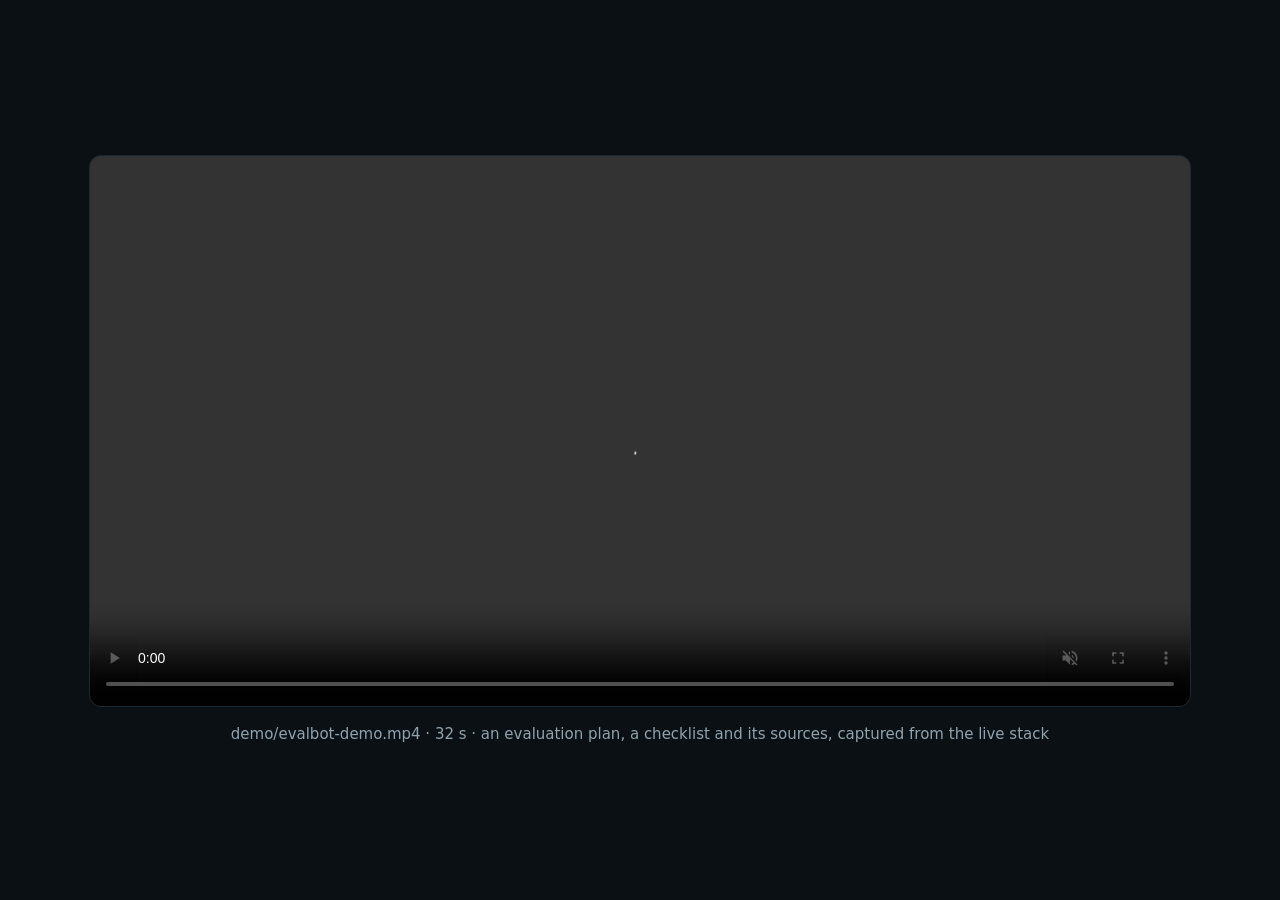
<file: demo/preview.html>
<!doctype html>
<html lang="en">
<head>
<meta charset="utf-8">
<title>EvalBot demo video</title>
<style>
  :root { color-scheme: dark; }
  body { margin: 0; min-height: 100vh; display: grid; place-items: center;
         background: #0b1014; font: 15px/1.5 system-ui, sans-serif; color: #e8eef3; }
  figure { margin: 0; text-align: center; }
  video { width: min(92vw, 1100px); border-radius: 12px; border: 1px solid #1e2a33; }
  figcaption { margin-top: 10px; color: #8fa3af; }
</style>
</head>
<body>
  <figure>
    <video src="evalbot-demo.mp4" autoplay muted loop playsinline controls></video>
    <figcaption>demo/evalbot-demo.mp4 · 32 s · an evaluation plan, a checklist and its sources, captured from the live stack</figcaption>
  </figure>
</body>
</html>
</file>
<file: styles.css>
:root {
  --bg: #f6f4ef;
  --surface: #ffffff;
  --surface-2: #efece5;
  --side: #efece5;
  --ink: #1d2523;
  --ink-2: #55605c;
  --ink-3: #8a938f;
  --line: #e0dcd2;
  --accent: #0f766e;
  --accent-ink: #ffffff;
  --accent-soft: #d9ede9;
  --user: #1d2523;
  --user-ink: #f6f4ef;
  --warn: #9a5b00;
  --shadow: 0 1px 2px rgba(29,37,35,.06), 0 8px 24px rgba(29,37,35,.06);
  --serif: "Newsreader", Georgia, "Times New Roman", serif;
  --sans: "Inter", system-ui, -apple-system, "Segoe UI", Roboto, sans-serif;
  --r: 14px;
  color-scheme: light;
}
@media (prefers-color-scheme: dark) {
  :root:not([data-theme="light"]) { --bg:#121816; --surface:#1a2220; --surface-2:#222c29; --side:#161d1b; --ink:#e8ece9; --ink-2:#a3aeaa; --ink-3:#6f7a76; --line:#2b3633; --accent:#34b3a4; --accent-ink:#06201c; --accent-soft:#17332f; --user:#e8ece9; --user-ink:#121816; --warn:#e0a24a; --shadow:0 1px 2px rgba(0,0,0,.3), 0 8px 24px rgba(0,0,0,.25); color-scheme: dark; }
}
:root[data-theme="dark"] { --bg:#121816; --surface:#1a2220; --surface-2:#222c29; --side:#161d1b; --ink:#e8ece9; --ink-2:#a3aeaa; --ink-3:#6f7a76; --line:#2b3633; --accent:#34b3a4; --accent-ink:#06201c; --accent-soft:#17332f; --user:#e8ece9; --user-ink:#121816; --warn:#e0a24a; --shadow:0 1px 2px rgba(0,0,0,.3), 0 8px 24px rgba(0,0,0,.25); color-scheme: dark; }

* { box-sizing: border-box; }
html, body { height: 100%; }
body { margin: 0; background: var(--bg); color: var(--ink); font: 15px/1.6 var(--sans); -webkit-font-smoothing: antialiased; }
button, textarea { font: inherit; color: inherit; }
button { cursor: pointer; }
:focus-visible { outline: 2px solid var(--accent); outline-offset: 2px; border-radius: 6px; }

.app { display: grid; grid-template-columns: 280px minmax(0,1fr) 360px; height: 100dvh; }
.app.no-panel { grid-template-columns: 280px minmax(0,1fr) 0; }
.app.no-panel .rpanel { display: none; }

/* Sidebar */
.sidebar { background: var(--side); border-right: 1px solid var(--line); display: flex; flex-direction: column; padding: 18px 14px 12px; gap: 18px; min-height: 0; }
.brand { display: flex; align-items: center; gap: 10px; padding: 0 6px; }
.logo { width: 30px; height: 30px; border-radius: 9px; background: var(--accent); color: var(--accent-ink); display: grid; place-items: center; }
.brand-name { font-family: var(--serif); font-size: 22px; font-weight: 500; letter-spacing: -.01em; }
.btn-new { display: flex; align-items: center; gap: 8px; justify-content: center; border: 1px solid var(--line); background: var(--surface); border-radius: 10px; padding: 10px 12px; font-weight: 500; transition: border-color .15s, transform .1s; }
.btn-new:hover { border-color: var(--accent); }
.btn-new:active { transform: scale(.98); }
.side-title { font-size: 11px; font-weight: 600; letter-spacing: .08em; text-transform: uppercase; color: var(--ink-3); margin: 0 6px 8px; }
.side-section.grow { flex: 1; min-height: 0; display: flex; flex-direction: column; }
.domains { display: flex; flex-wrap: wrap; gap: 6px; }
.chip { border: 1px solid var(--line); background: transparent; color: var(--ink-2); border-radius: 999px; padding: 4px 11px; font-size: 13px; transition: all .15s; }
.chip:hover { border-color: var(--accent); color: var(--ink); }
.chip[aria-pressed="true"] { background: var(--accent); border-color: var(--accent); color: var(--accent-ink); }
.history { overflow-y: auto; display: flex; flex-direction: column; gap: 2px; margin: 0 -4px; padding: 0 4px; }
.hist-item { display: flex; align-items: center; gap: 4px; border-radius: 8px; }
.hist-item button.open { flex: 1; text-align: left; background: none; border: 0; padding: 8px 10px; border-radius: 8px; color: var(--ink-2); white-space: nowrap; overflow: hidden; text-overflow: ellipsis; font-size: 14px; }
.hist-item:hover, .hist-item.active { background: var(--surface); }
.hist-item.active button.open { color: var(--ink); font-weight: 500; }
.hist-item .del { opacity: 0; background: none; border: 0; color: var(--ink-3); padding: 6px; border-radius: 6px; }
.hist-item:hover .del, .hist-item .del:focus-visible { opacity: 1; }
.del:hover { color: var(--warn); }
.empty-hist { color: var(--ink-3); font-size: 13px; padding: 0 6px; }
.side-foot { display: flex; align-items: center; justify-content: space-between; padding: 0 4px; }
.mode-badge { font-size: 12px; color: var(--ink-2); background: var(--surface); border: 1px solid var(--line); padding: 3px 10px; border-radius: 999px; }
.mode-badge.live { color: var(--accent); border-color: var(--accent); }

/* Main */
.main { display: flex; flex-direction: column; min-width: 0; min-height: 0; }
.topbar { display: flex; align-items: center; gap: 10px; padding: 12px 24px; border-bottom: 1px solid var(--line); background: var(--bg); }
.topbar-title { flex: 1; margin: 0; font-size: 15px; font-weight: 500; white-space: nowrap; overflow: hidden; text-overflow: ellipsis; }
.icon-btn { background: none; border: 0; color: var(--ink-2); padding: 7px; border-radius: 8px; display: grid; place-items: center; }
.icon-btn:hover { background: var(--surface); color: var(--ink); }
.menu-btn { display: none; }
.btn-ghost { background: none; border: 1px solid var(--line); border-radius: 8px; padding: 5px 12px; font-size: 13px; color: var(--ink-2); }
.btn-ghost:hover { border-color: var(--accent); color: var(--ink); }

.thread { flex: 1; overflow-y: auto; padding: 28px 24px 12px; scroll-behavior: smooth; }
.col { max-width: 760px; margin: 0 auto; }

/* Welcome */
.welcome { padding-top: 6vh; }
.welcome h2 { font-family: var(--serif); font-weight: 400; font-size: clamp(32px, 5vw, 46px); line-height: 1.1; letter-spacing: -.02em; margin: 0 0 14px; }
.welcome h2 em { color: var(--accent); font-style: italic; }
.welcome p { color: var(--ink-2); font-size: 17px; max-width: 54ch; margin: 0 0 30px; }
.starters { display: grid; grid-template-columns: repeat(2, 1fr); gap: 12px; }
.starter { text-align: left; background: var(--surface); border: 1px solid var(--line); border-radius: var(--r); padding: 16px 18px; display: flex; flex-direction: column; gap: 4px; transition: border-color .15s, transform .15s, box-shadow .15s; }
.starter:hover { border-color: var(--accent); transform: translateY(-2px); box-shadow: var(--shadow); }
.starter b { font-weight: 600; font-size: 14px; }
.starter span { color: var(--ink-2); font-size: 13.5px; }
.starter small { color: var(--accent); font-weight: 600; font-size: 11px; letter-spacing: .07em; text-transform: uppercase; }

/* Messages */
.msg { margin-bottom: 26px; display: flex; flex-direction: column; animation: rise .25s ease both; }
@keyframes rise { from { opacity: 0; transform: translateY(6px); } to { opacity: 1; transform: none; } }
.msg.user { align-items: flex-end; }
.bubble-user { background: var(--user); color: var(--user-ink); padding: 10px 16px; border-radius: 18px 18px 4px 18px; max-width: 85%; white-space: pre-wrap; overflow-wrap: anywhere; }
.msg.bot .who { display: flex; align-items: center; gap: 8px; font-size: 13px; font-weight: 600; color: var(--ink-2); margin-bottom: 8px; }
.msg.bot .who .logo { width: 22px; height: 22px; border-radius: 7px; }
.msg.bot .who .logo svg { width: 13px; height: 13px; }
.prose { overflow-wrap: anywhere; }
.prose h2 { font-family: var(--serif); font-weight: 500; font-size: 26px; letter-spacing: -.01em; line-height: 1.2; margin: 0 0 10px; }
.prose h3 { font-size: 13px; text-transform: uppercase; letter-spacing: .07em; color: var(--ink-2); margin: 20px 0 6px; font-weight: 600; }
.prose p { margin: 0 0 12px; }
.prose ul, .prose ol { margin: 0 0 12px; padding-left: 22px; }
.prose li { margin-bottom: 5px; }
.prose li::marker { color: var(--accent); }
.prose blockquote { margin: 14px 0; padding: 10px 16px; border-left: 3px solid var(--accent); background: var(--accent-soft); border-radius: 0 10px 10px 0; color: var(--ink); }
.prose code { background: var(--surface-2); padding: 1px 6px; border-radius: 5px; font-size: .9em; }
.cursor::after { content: ""; display: inline-block; width: 7px; height: 1.05em; background: var(--accent); margin-left: 2px; vertical-align: text-bottom; animation: blink 1s steps(2) infinite; }
@keyframes blink { 50% { opacity: 0; } }
.typing { display: inline-flex; gap: 4px; padding: 8px 0; }
.typing i { width: 7px; height: 7px; border-radius: 50%; background: var(--ink-3); animation: bounce 1s infinite; }
.typing i:nth-child(2) { animation-delay: .15s; } .typing i:nth-child(3) { animation-delay: .3s; }
@keyframes bounce { 0%, 60%, 100% { transform: none; opacity: .5; } 30% { transform: translateY(-4px); opacity: 1; } }

/* Checklist card */
.card { margin-top: 16px; border: 1px solid var(--line); background: var(--surface); border-radius: var(--r); box-shadow: var(--shadow); overflow: hidden; }
.card-head { display: flex; align-items: center; gap: 12px; padding: 14px 18px; border-bottom: 1px solid var(--line); }
.card-head h4 { margin: 0; font-size: 15px; font-weight: 600; flex: 1; }
.progress { font-size: 12px; color: var(--ink-2); font-variant-numeric: tabular-nums; }
.bar { height: 3px; background: var(--surface-2); }
.bar i { display: block; height: 100%; width: 0; background: var(--accent); transition: width .3s ease; }
.group { padding: 12px 18px 6px; }
.group + .group { border-top: 1px dashed var(--line); }
.group h5 { margin: 0 0 6px; font-size: 11px; letter-spacing: .08em; text-transform: uppercase; color: var(--ink-3); font-weight: 600; }
.check { display: flex; gap: 12px; align-items: flex-start; padding: 6px 0; cursor: pointer; }
.check input { appearance: none; -webkit-appearance: none; flex: none; width: 18px; height: 18px; margin-top: 3px; border: 1.5px solid var(--ink-3); border-radius: 5px; display: grid; place-items: center; background: transparent; cursor: pointer; transition: all .15s; }
.check input:checked { background: var(--accent); border-color: var(--accent); }
.check input:checked::after { content: ""; width: 9px; height: 5px; border: 2px solid var(--accent-ink); border-top: 0; border-right: 0; transform: rotate(-45deg) translate(1px, -1px); }
.check span { transition: color .15s; }
.check input:checked + span { color: var(--ink-3); text-decoration: line-through; text-decoration-color: var(--ink-3); }
.card-foot { display: flex; gap: 8px; padding: 10px 18px 14px; }

.sources { display: flex; flex-wrap: wrap; align-items: center; gap: 6px; margin-top: 14px; }
.sources > span { font-size: 12px; color: var(--ink-3); margin-right: 2px; }
.src { font-size: 12px; border: 1px solid var(--line); border-radius: 6px; padding: 2px 8px; color: var(--ink-2); background: var(--surface); }
.actions { display: flex; gap: 4px; margin-top: 10px; margin-left: -7px; }
.actions .icon-btn { padding: 6px; }
.actions .icon-btn[aria-pressed="true"] { color: var(--accent); }
.error { color: var(--warn); }

/* Composer */
.composer-wrap { padding: 8px 24px 14px; }
.composer-wrap > * { max-width: 760px; margin-left: auto; margin-right: auto; }
.context-row { display: flex; flex-wrap: wrap; gap: 8px; margin-bottom: 10px; }
.sel { position: relative; }
.sel select { appearance: none; -webkit-appearance: none; background: var(--surface); border: 1px solid var(--line); color: var(--ink-2); border-radius: 999px; padding: 5px 28px 5px 12px; font-size: 13px; cursor: pointer; }
.sel select.set { color: var(--accent); border-color: var(--accent); background: var(--accent-soft); }
.sel::after { content: ""; position: absolute; right: 11px; top: 50%; width: 5px; height: 5px; border: solid var(--ink-3); border-width: 0 1.5px 1.5px 0; transform: translateY(-70%) rotate(45deg); pointer-events: none; }
.composer { display: flex; align-items: flex-end; gap: 8px; background: var(--surface); border: 1px solid var(--line); border-radius: 18px; padding: 8px 8px 8px 18px; box-shadow: var(--shadow); transition: border-color .15s; }
.composer:focus-within { border-color: var(--accent); }
.composer textarea { flex: 1; border: 0; outline: 0; resize: none; background: transparent; padding: 8px 0; max-height: 180px; line-height: 1.5; }
.composer textarea::placeholder { color: var(--ink-3); }
.send { flex: none; width: 38px; height: 38px; border-radius: 12px; border: 0; background: var(--accent); color: var(--accent-ink); display: grid; place-items: center; transition: opacity .15s, transform .1s; }
.send:disabled { opacity: .35; cursor: default; }
.send:not(:disabled):active { transform: scale(.94); }
.disclaimer { margin-top: 10px; margin-bottom: 0; text-align: center; font-size: 12px; color: var(--ink-3); }

.scrim { display: none; }

/* Right panel */
.rpanel { background: var(--surface); border-left: 1px solid var(--line); display: flex; flex-direction: column; min-height: 0; }
.rp-tabs { display: flex; align-items: center; gap: 4px; padding: 10px 12px 0; border-bottom: 1px solid var(--line); }
.rp-tabs [role=tab] { background: none; border: 0; padding: 8px 12px; color: var(--ink-2); font-weight: 500; font-size: 14px; border-bottom: 2px solid transparent; margin-bottom: -1px; }
.rp-tabs [role=tab][aria-selected=true] { color: var(--ink); border-color: var(--accent); }
.count { display: inline-block; min-width: 18px; padding: 0 5px; border-radius: 999px; background: var(--accent-soft); color: var(--accent); font-size: 11px; text-align: center; margin-left: 4px; }
.rp-close { display: none; margin-left: auto; font-size: 22px; line-height: 1; }
.rp-body { flex: 1; overflow-y: auto; padding: 16px; }
.rp-body[hidden] { display: none; }
.rp-note { font-size: 12.5px; color: var(--ink-2); margin: 0 0 14px; }
.rp-empty { color: var(--ink-3); font-size: 14px; padding: 24px 4px; text-align: center; }
.scope { display: flex; gap: 6px; margin-bottom: 14px; }
.scope .chip { font-size: 12px; padding: 3px 10px; }
.ref { border: 1px solid var(--line); border-radius: 12px; padding: 12px 14px; margin-bottom: 10px; background: var(--bg); transition: border-color .2s, box-shadow .2s; scroll-margin: 12px; }
.ref.hl { border-color: var(--accent); box-shadow: 0 0 0 3px var(--accent-soft); }
.ref-top { display: flex; align-items: center; gap: 8px; margin-bottom: 6px; }
.ref-n { width: 20px; height: 20px; border-radius: 6px; background: var(--accent); color: var(--accent-ink); font-size: 11px; font-weight: 600; display: grid; place-items: center; flex: none; }
.badge { font-size: 10.5px; font-weight: 600; letter-spacing: .06em; text-transform: uppercase; padding: 2px 7px; border-radius: 5px; background: var(--surface-2); color: var(--ink-2); }
.badge.arxiv { background: #fbe4e0; color: #9c2a1c; } .badge.pubmed { background: #dbeafe; color: #1e4a8c; } .badge.web { background: var(--surface-2); }
:root[data-theme=dark] .badge.arxiv, :root:not([data-theme=light]) .badge.arxiv { }
@media (prefers-color-scheme: dark) { :root:not([data-theme=light]) .badge.arxiv { background: #3b1f1b; color: #f2a89c; } :root:not([data-theme=light]) .badge.pubmed { background: #172a47; color: #9cc0f2; } }
:root[data-theme=dark] .badge.arxiv { background: #3b1f1b; color: #f2a89c; } :root[data-theme=dark] .badge.pubmed { background: #172a47; color: #9cc0f2; }
.ref h3 { font-size: 14px; line-height: 1.35; margin: 0 0 4px; font-weight: 600; }
.ref-meta { font-size: 12.5px; color: var(--ink-2); margin: 0 0 8px; }
.ref-claim { font-size: 13px; margin: 0 0 10px; padding-left: 10px; border-left: 2px solid var(--accent); color: var(--ink); }
.ref-claim b { display: block; font-size: 10.5px; letter-spacing: .07em; text-transform: uppercase; color: var(--ink-3); font-weight: 600; }
.ref-links { display: flex; flex-wrap: wrap; gap: 6px; }
.ref-links a, .ref-links button { font-size: 12px; text-decoration: none; color: var(--accent); border: 1px solid var(--line); background: var(--surface); border-radius: 6px; padding: 3px 9px; }
.ref-links a:hover, .ref-links button:hover { border-color: var(--accent); }
.cite { border: 0; background: var(--accent-soft); color: var(--accent); font-size: 11px; font-weight: 600; min-width: 18px; height: 18px; border-radius: 5px; padding: 0 4px; vertical-align: super; line-height: 1; margin: 0 1px; }
.cite:hover { background: var(--accent); color: var(--accent-ink); }
.src-chip { background: var(--surface); border: 1px solid var(--line); border-radius: 999px; padding: 3px 12px; font-size: 12.5px; color: var(--accent); }
.src-chip:hover { border-color: var(--accent); }
.hist-search { width: calc(100% - 4px); margin: 0 2px 8px; border: 1px solid var(--line); background: var(--surface); border-radius: 8px; padding: 6px 10px; font-size: 13px; color: var(--ink); outline: 0; }
.hist-search:focus { border-color: var(--accent); }
.hist-group { font-size: 11px; color: var(--ink-3); padding: 8px 10px 2px; }
.kv { display: grid; grid-template-columns: 110px 1fr; gap: 8px 10px; font-size: 13.5px; margin: 0 0 18px; }
.kv dt { color: var(--ink-3); } .kv dd { margin: 0; overflow-wrap: anywhere; }
.sess-actions { display: flex; flex-wrap: wrap; gap: 8px; }
.rp-body h2 { font-size: 11px; font-weight: 600; letter-spacing: .08em; text-transform: uppercase; color: var(--ink-3); margin: 0 0 10px; }
.msg.sel .prose { }
@media (max-width: 1180px) {
  .app, .app.no-panel { grid-template-columns: 280px minmax(0,1fr); }
  .rpanel { position: fixed; inset: 0 0 0 auto; width: min(380px, 92vw); z-index: 30; box-shadow: var(--shadow); transform: translateX(100%); transition: transform .25s ease; display: flex !important; }
  .app.rp-open .rpanel { transform: none; }
  .rp-close { display: block; }
}
@media (max-width: 820px) {
  .app, .app.no-panel { grid-template-columns: 1fr; }
  .sidebar { position: fixed; inset: 0 auto 0 0; width: min(300px, 86vw); z-index: 20; transform: translateX(-100%); transition: transform .25s ease; }
  .app.open .sidebar { transform: none; box-shadow: var(--shadow); }
  .app.open .scrim { display: block; position: fixed; inset: 0; background: rgba(0,0,0,.4); z-index: 10; }
  .menu-btn { display: grid; }
  .topbar { padding: 10px 16px; }
  .thread { padding: 20px 16px 8px; }
  .composer-wrap { padding: 8px 16px 12px; }
  .starters { grid-template-columns: 1fr; }
  .welcome { padding-top: 2vh; }
}
@media (prefers-reduced-motion: reduce) { *, *::after { animation: none !important; transition: none !important; scroll-behavior: auto !important; } }
@media print { .sidebar, .composer-wrap, .topbar, .actions, .card-foot { display: none; } .app { display: block; height: auto; } .thread { overflow: visible; } }

/* CMU-NIST AIMSEC co-brand */
.cobrand { border-top: 1px solid var(--line); padding: 14px 6px 0; margin-top: -6px; }
.cobrand p { margin: 8px 0 0; font-size: 11px; line-height: 1.4; color: var(--ink-3); }
.cobrand p b { color: var(--ink-2); font-weight: 600; margin-right: 4px; }
.logos { display: flex; align-items: center; gap: 10px; }
.logos img { display: block; height: 13px; width: auto; }
.logos img.logo-cmu { height: 11px; }
.logos .sep { width: 1px; height: 18px; background: var(--line); }
.logos img.logo-on-dark { display: none; }
@media (prefers-color-scheme: dark) {
  :root:not([data-theme="light"]) .logos img.logo-on-light { display: none; }
  :root:not([data-theme="light"]) .logos img.logo-on-dark { display: block; }
}
:root[data-theme="dark"] .logos img.logo-on-light { display: none; }
:root[data-theme="dark"] .logos img.logo-on-dark { display: block; }

/* About dialog */
.about { border: 1px solid var(--line); border-radius: 18px; background: var(--surface); color: var(--ink); padding: 28px 30px 24px; width: min(560px, calc(100vw - 32px)); max-height: calc(100dvh - 48px); box-shadow: 0 24px 60px rgba(0,0,0,.35); }
.about::backdrop { background: rgba(0,0,0,.45); }
.about-close { position: absolute; top: 12px; right: 14px; margin: 0; }
.about-close button { background: none; border: 0; font-size: 26px; line-height: 1; color: var(--ink-2); padding: 4px 8px; border-radius: 8px; }
.about-close button:hover { background: var(--surface-2); color: var(--ink); }
.about-logos { margin-bottom: 18px; }
.about-logos img { height: 18px; } .about-logos img.logo-cmu { height: 14px; }
.about h2 { font-family: var(--serif); font-weight: 500; font-size: 30px; letter-spacing: -.01em; line-height: 1.15; margin: 0 0 10px; }
.about h3 { font-size: 11px; font-weight: 600; letter-spacing: .08em; text-transform: uppercase; color: var(--ink-3); margin: 22px 0 8px; }
.about p { margin: 0 0 10px; color: var(--ink-2); }
.about p b { color: var(--ink); font-weight: 600; }
.about .lede { font-size: 16.5px; color: var(--ink); }
.about .people { list-style: none; padding: 0; margin: 0 0 4px; display: flex; flex-wrap: wrap; gap: 8px; }
.about .people li { border: 1px solid var(--line); border-radius: 999px; padding: 5px 14px; background: var(--bg); }
.btn-link { display: inline-block; margin-top: 18px; padding: 9px 16px; border-radius: 10px; background: var(--accent); color: var(--accent-ink); text-decoration: none; font-weight: 500; font-size: 14px; }
.btn-link:hover { opacity: .9; }
.about .fine { margin: 20px 0 0; font-size: 12px; color: var(--ink-3); }
</file>
